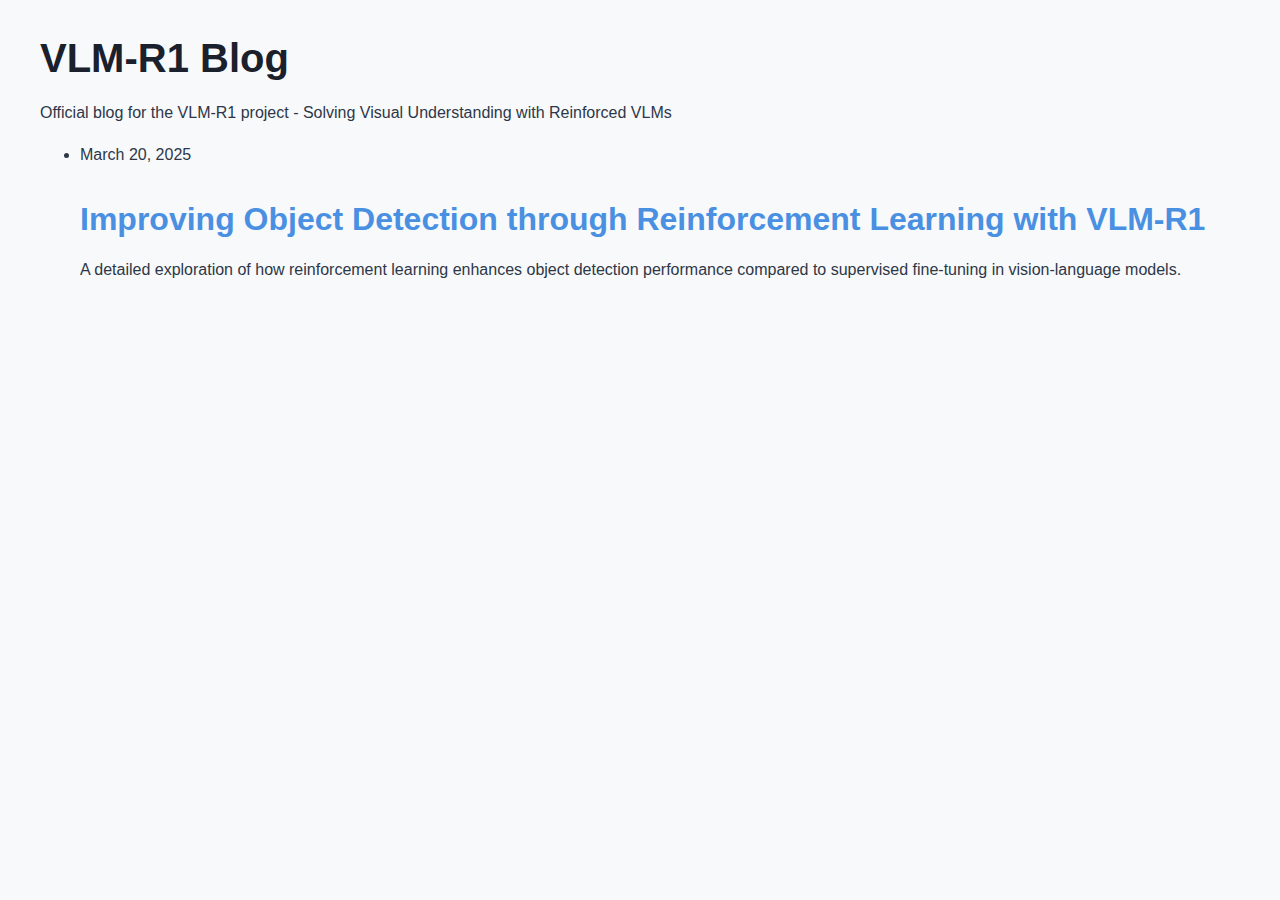
<file: index.html>
<!DOCTYPE html>
<html lang="en">
<head>
    <meta charset="UTF-8">
    <meta name="viewport" content="width=device-width, initial-scale=1.0">
    <title>VLM-R1 Blog</title>
    <link rel="stylesheet" href="css/index-styles.css">
</head>
<body>
    <header>
        <h1>VLM-R1 Blog</h1>
        <p>Official blog for the VLM-R1 project - Solving Visual Understanding with Reinforced VLMs</p>
    </header>

    <main>
        <ul class="blog-list">
            <li>
                <span class="date">March 20, 2025</span>
                <h2><a href="2025_03_20.html">Improving Object Detection through Reinforcement Learning with VLM-R1</a></h2>
                <p>A detailed exploration of how reinforcement learning enhances object detection performance compared to supervised fine-tuning in vision-language models.</p>
            </li>
        </ul>
    </main>
</body>
</html>
</file>
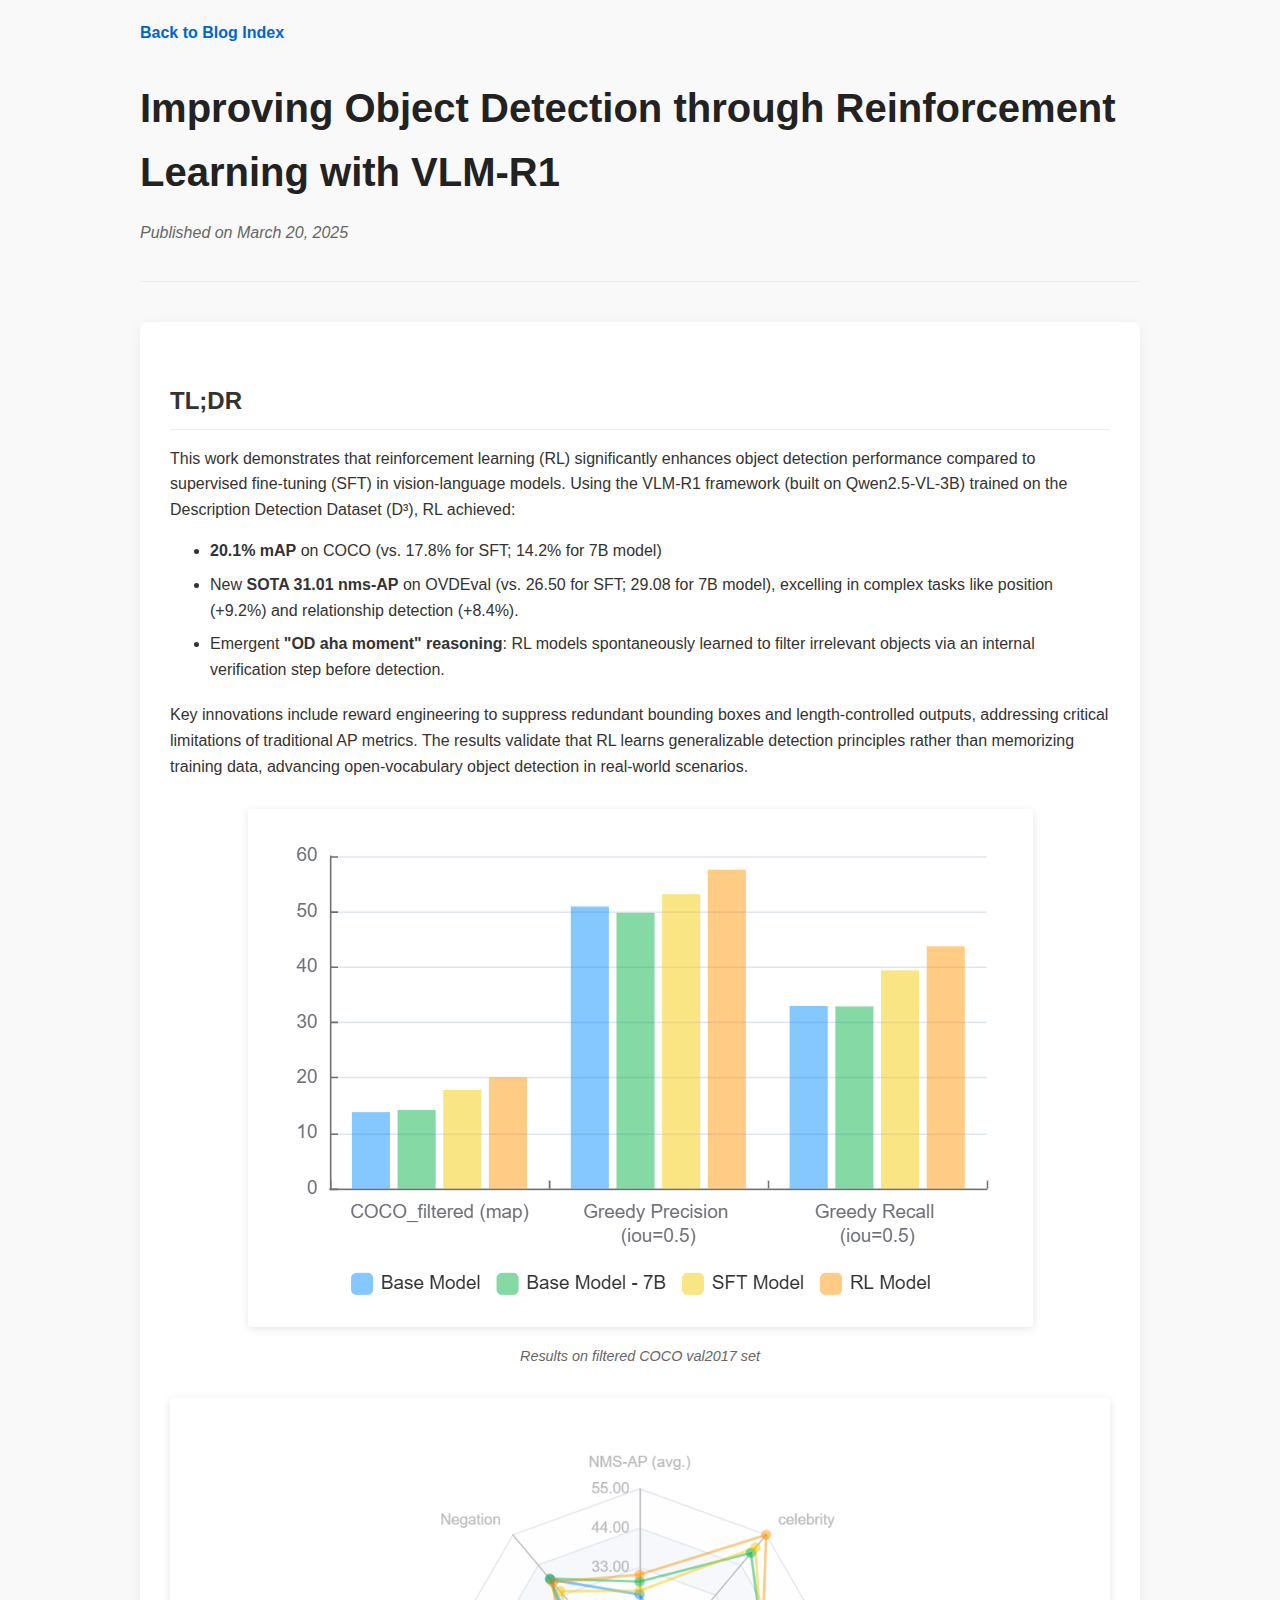
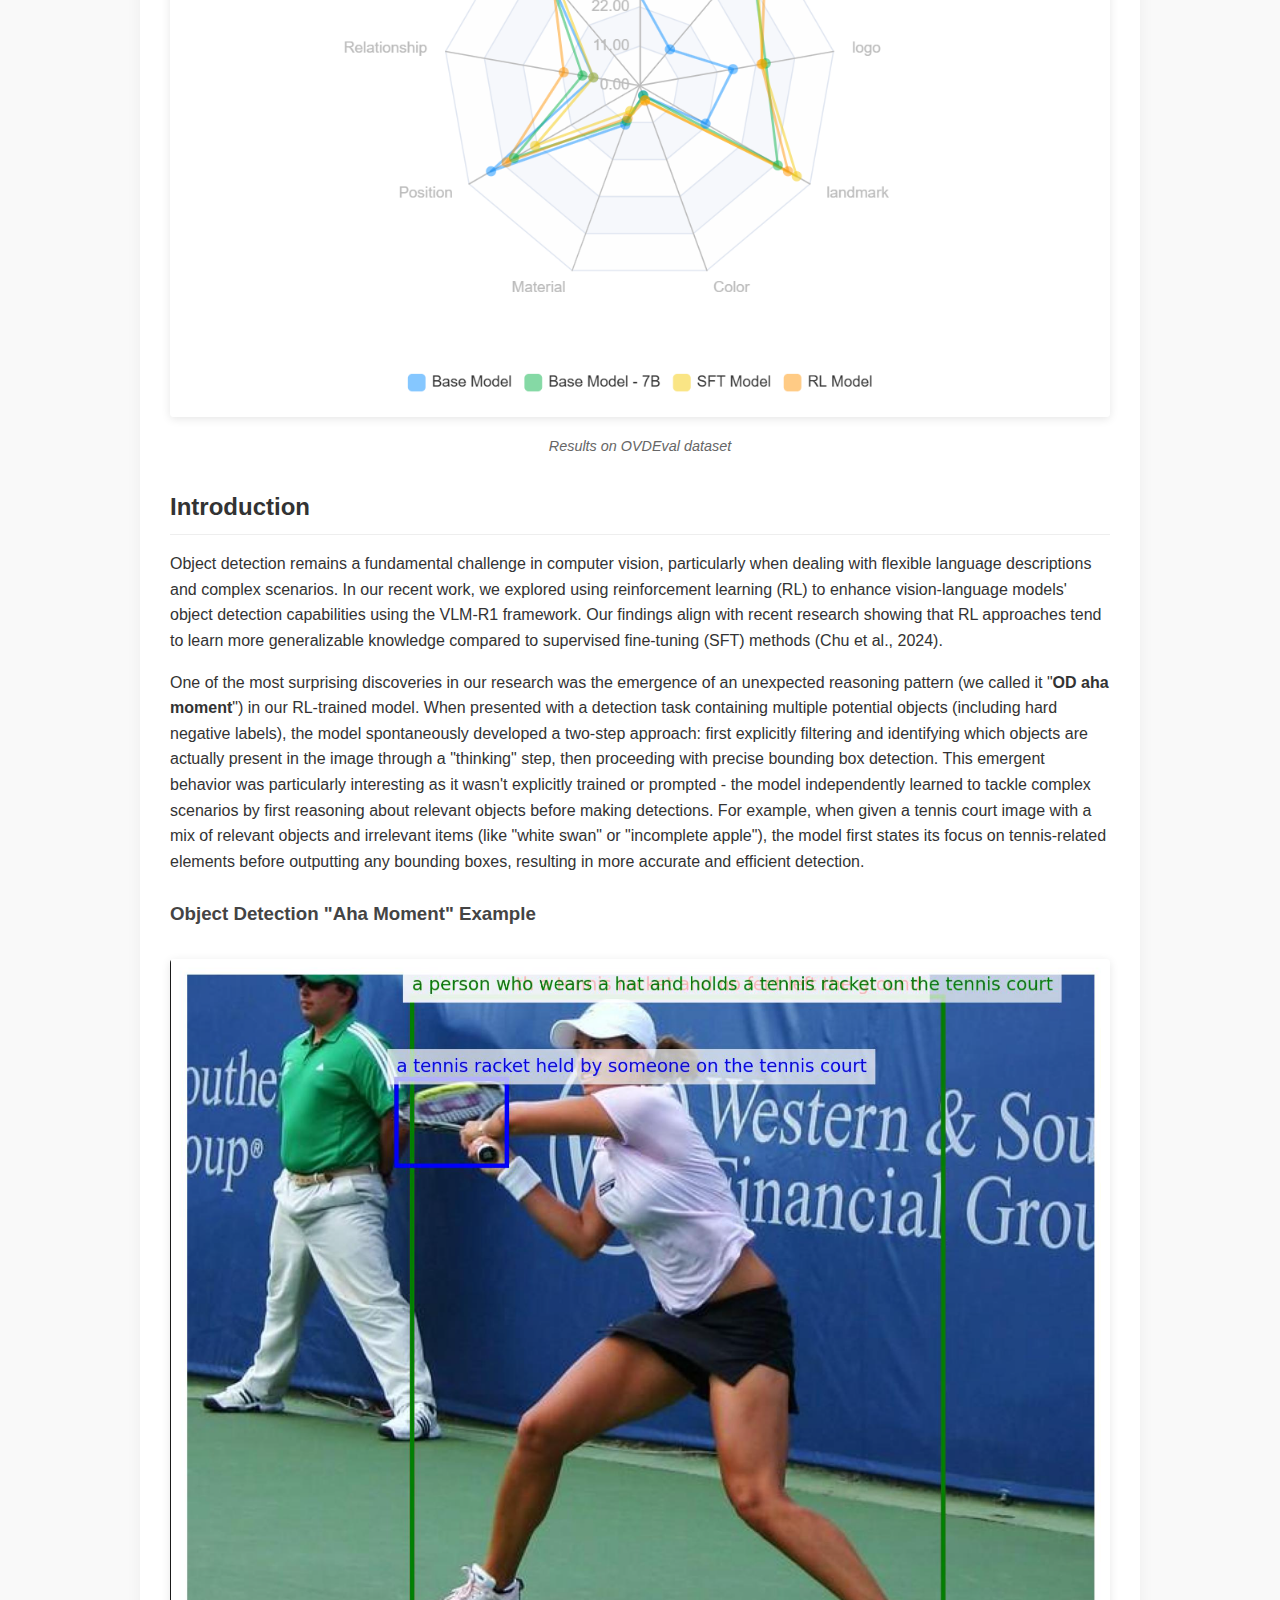
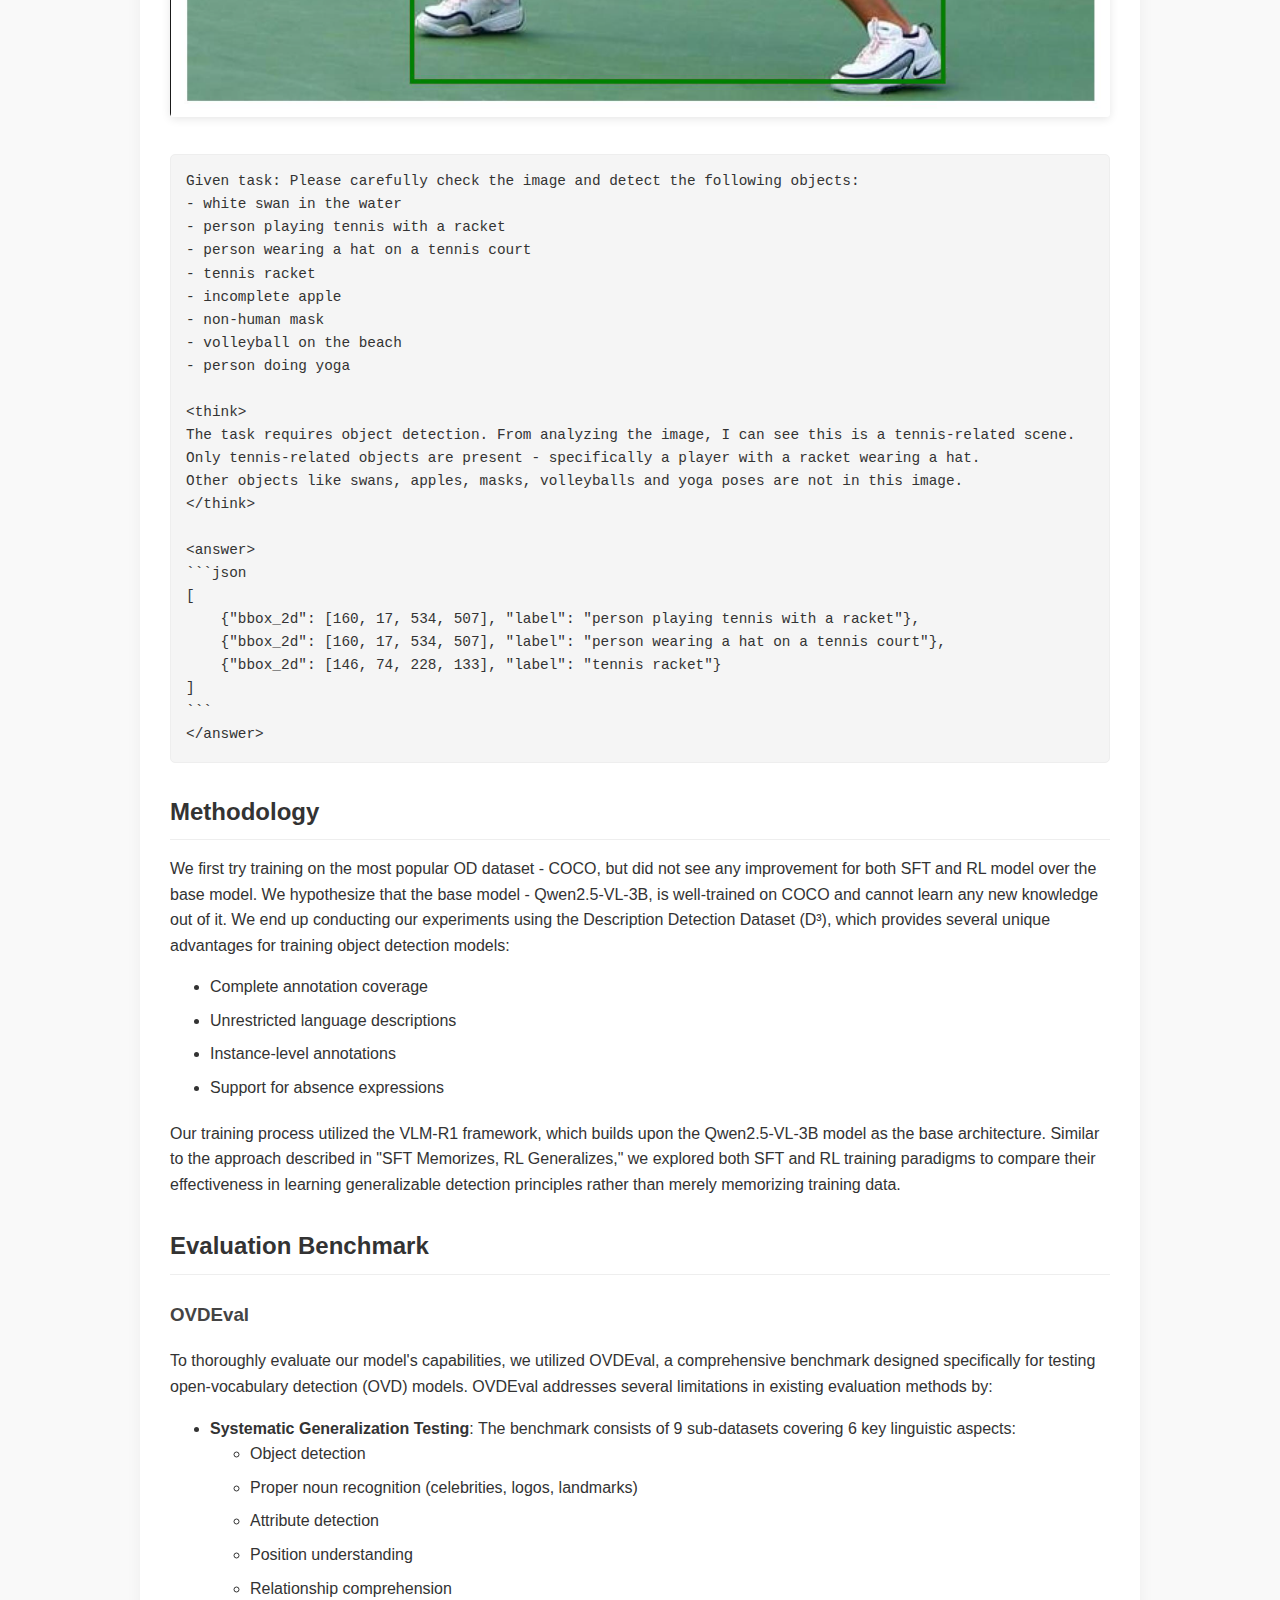
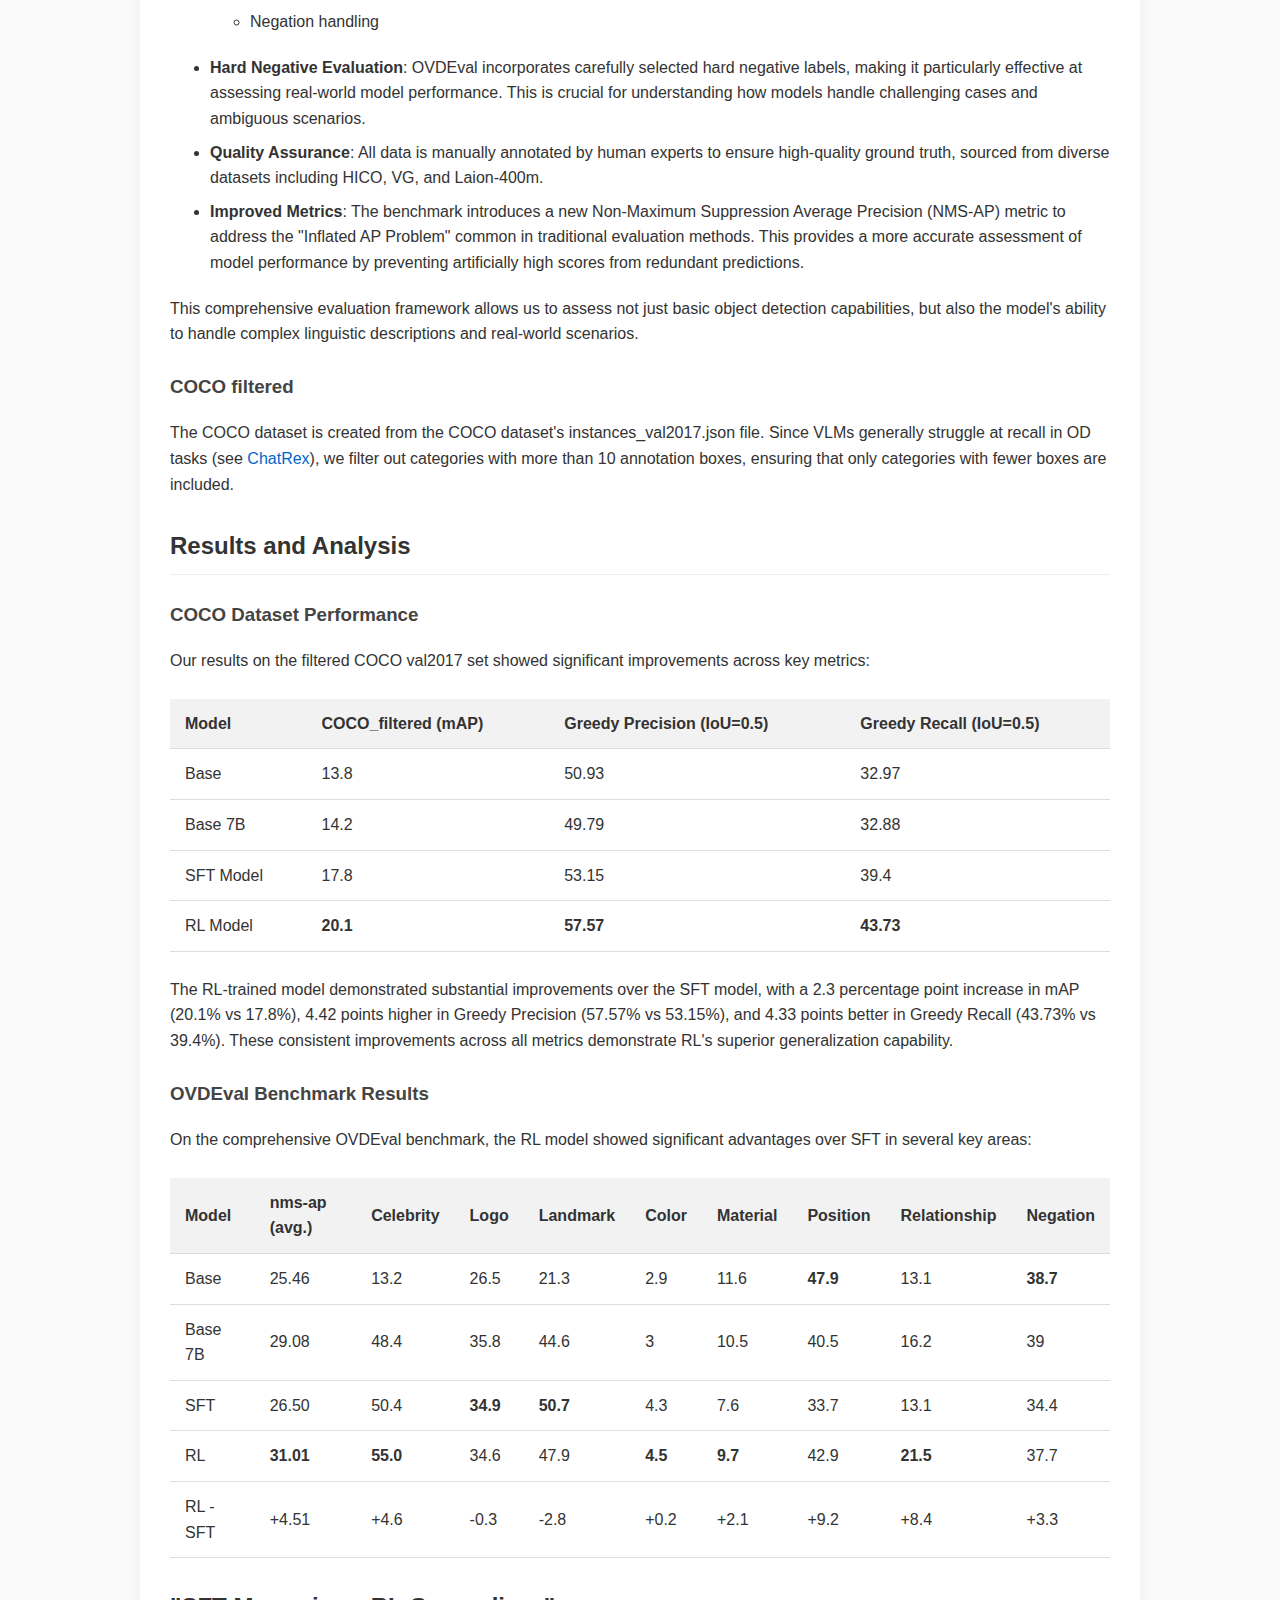
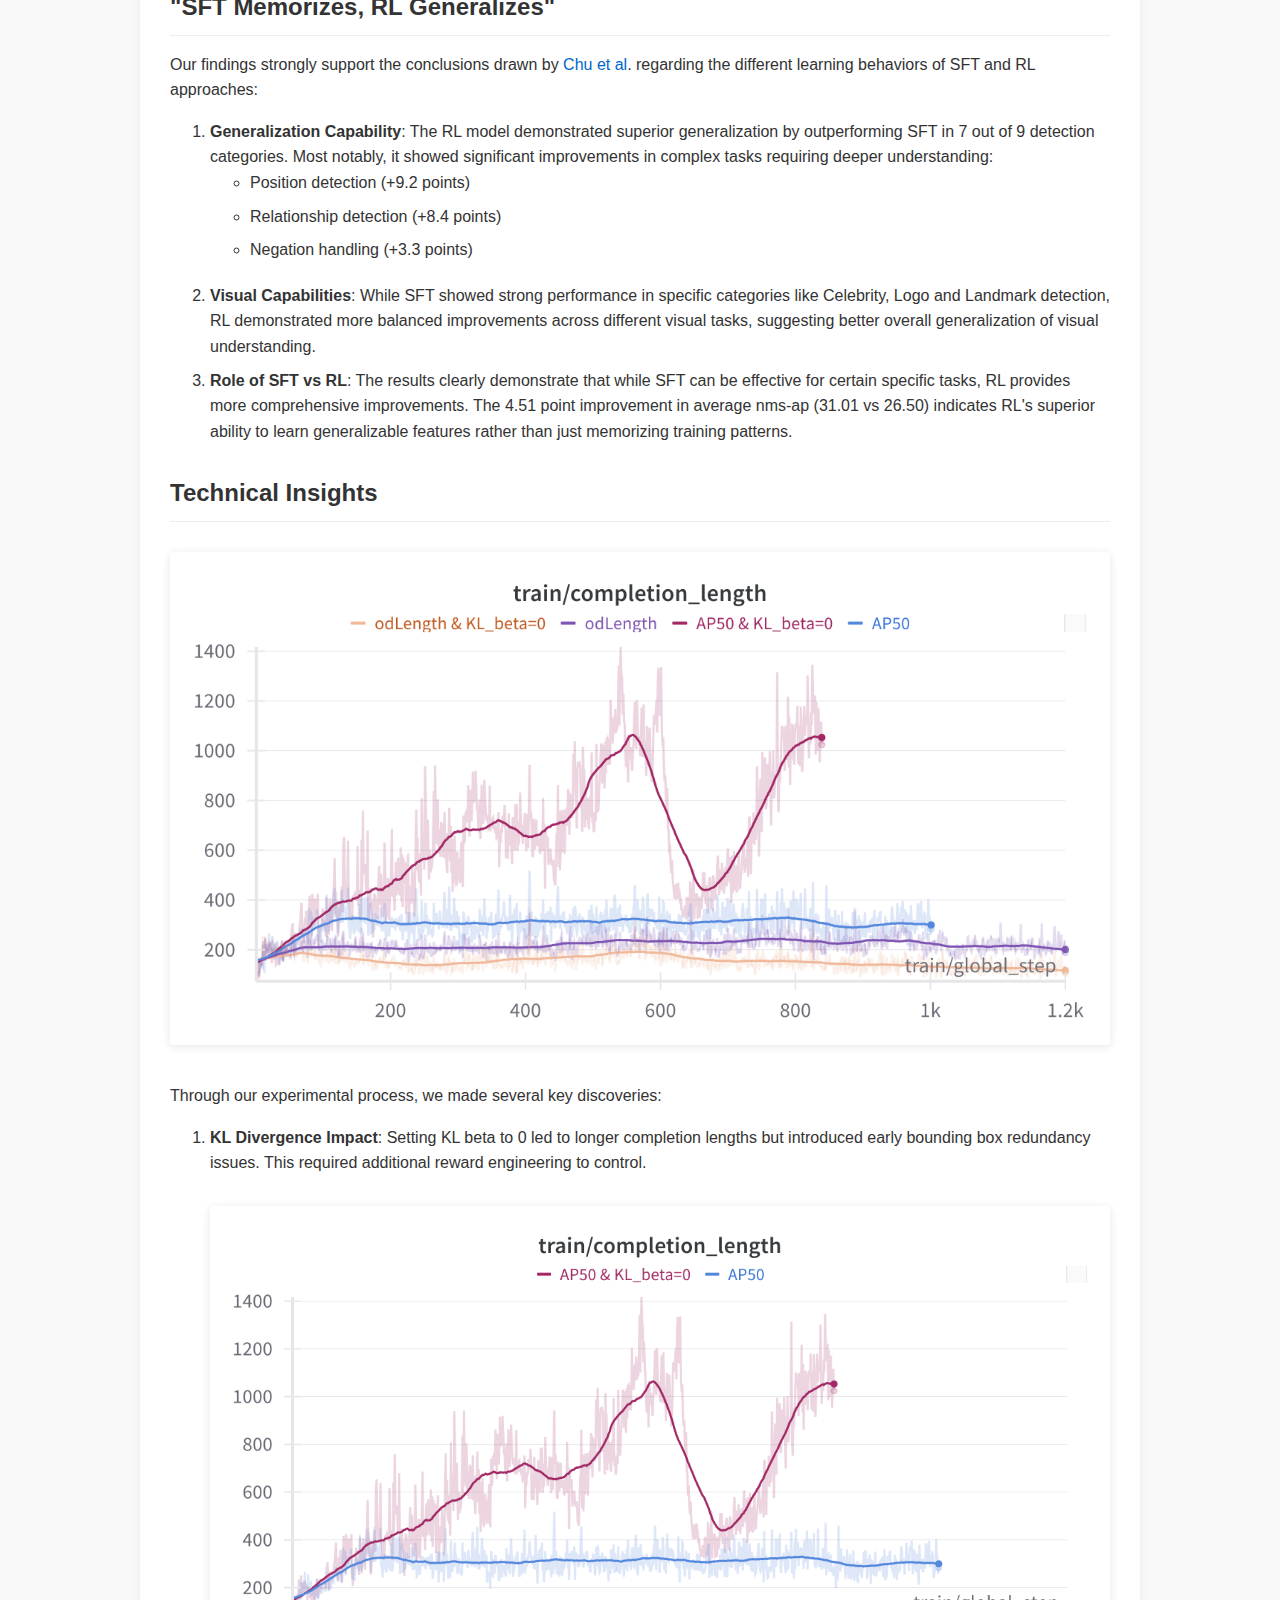
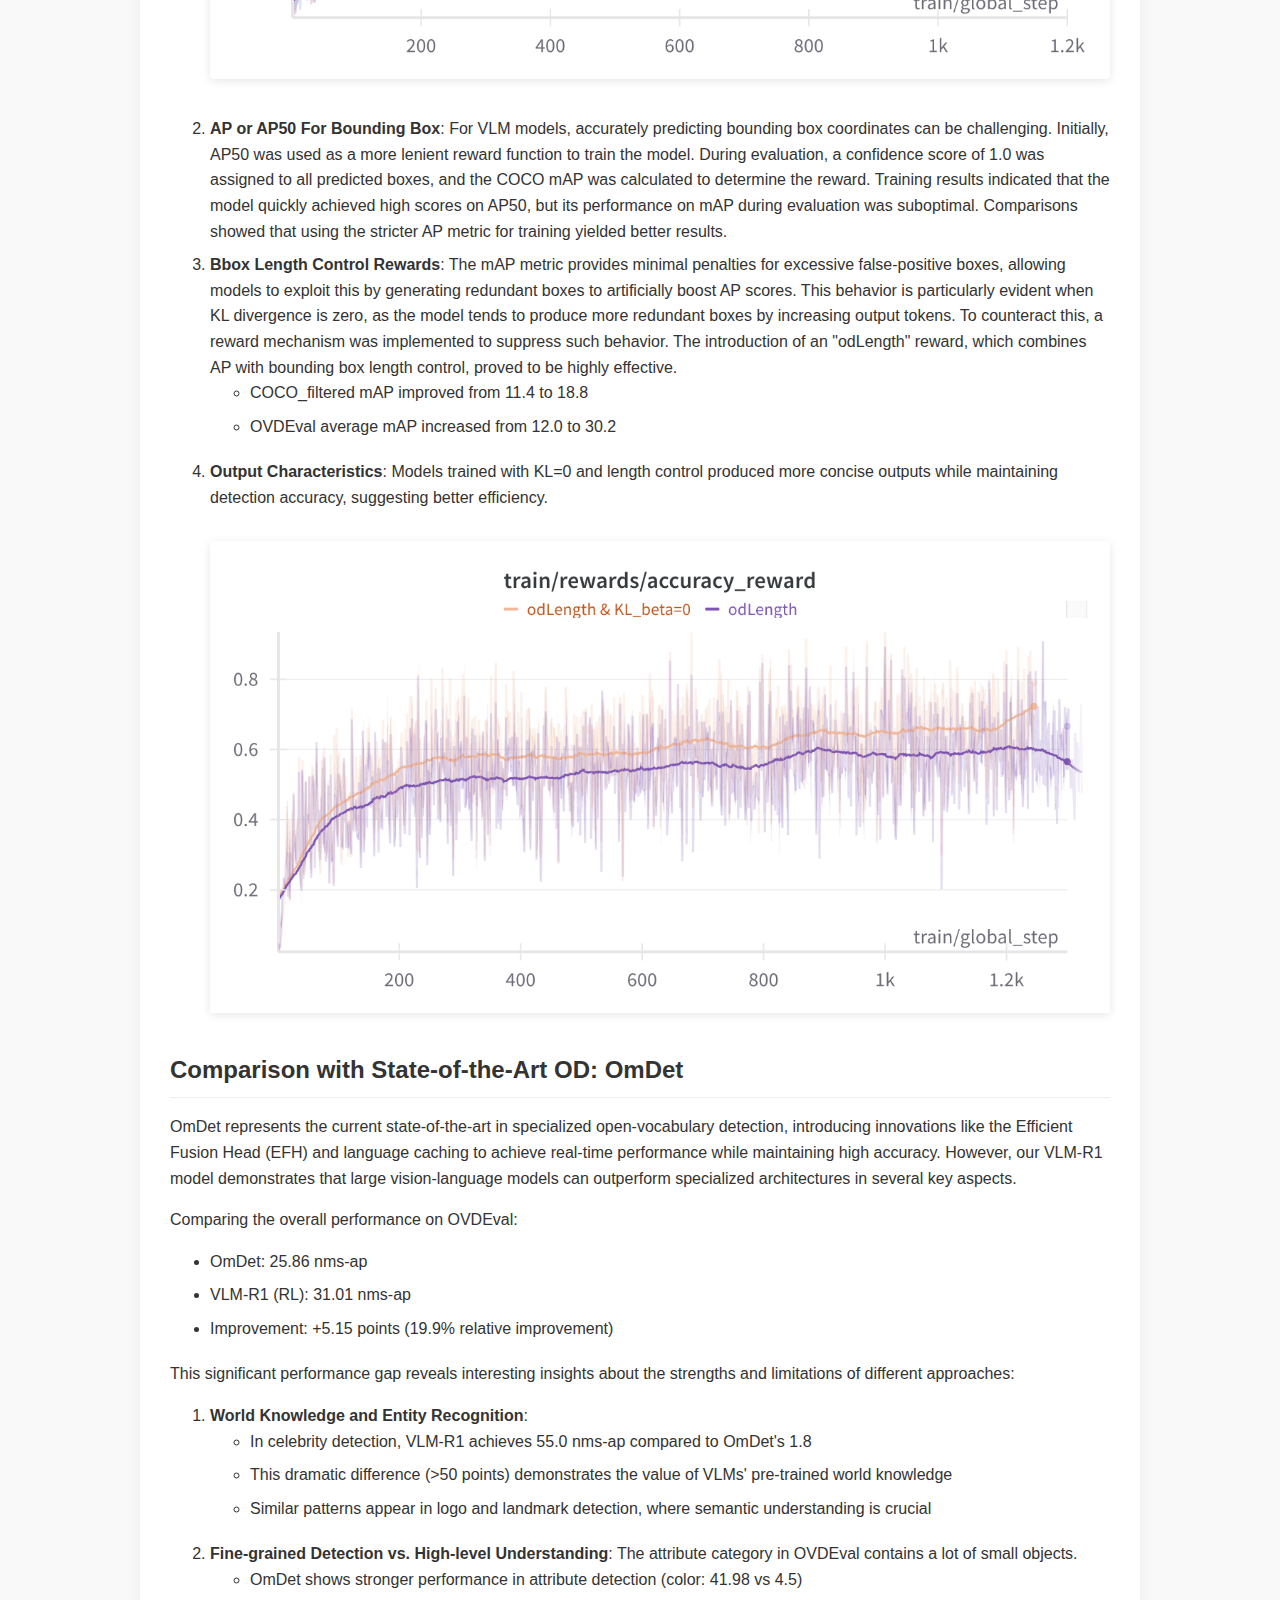
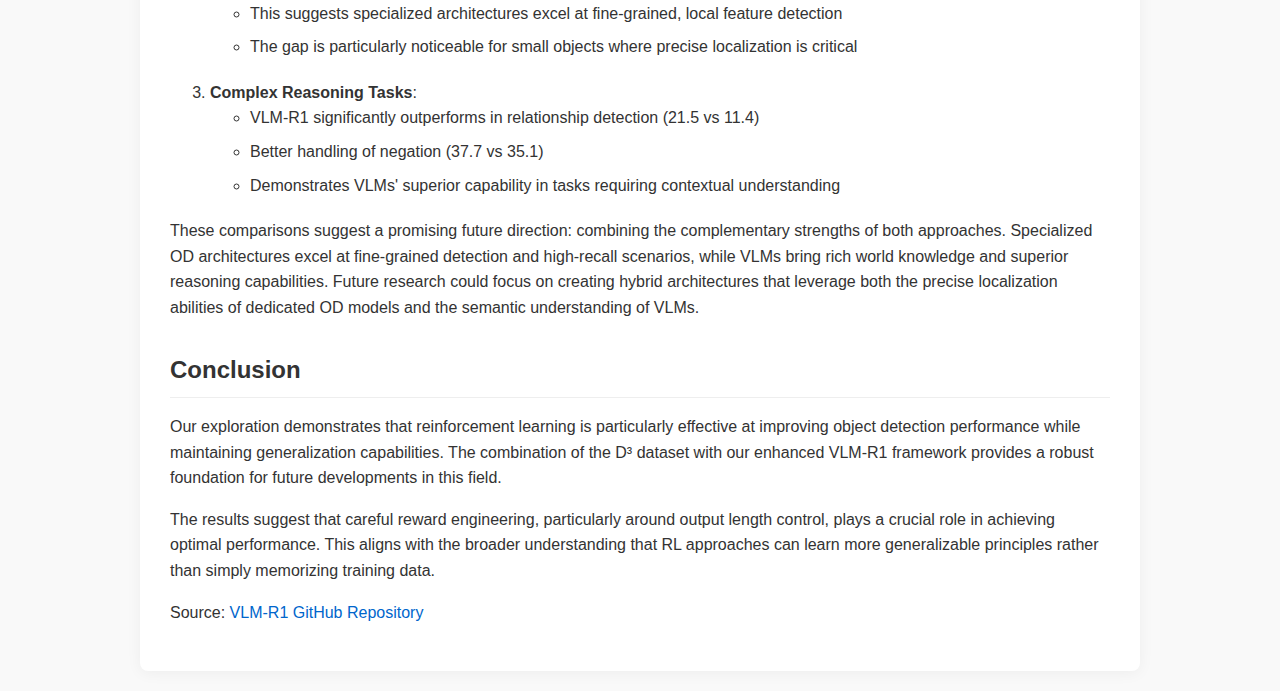
<file: 2025_03_20.html>
<!DOCTYPE html>
<html lang="en">
<head>
    <meta charset="UTF-8">
    <meta name="viewport" content="width=device-width, initial-scale=1.0">
    <title>Improving Object Detection through Reinforcement Learning with VLM-R1</title>
    <link rel="stylesheet" href="css/blog-styles.css">
</head>
<body>
    <nav>
        <a href="index.html">Back to Blog Index</a>
    </nav>
    
    <header>
        <h1>Improving Object Detection through Reinforcement Learning with VLM-R1</h1>
        <p><em>Published on March 20, 2025</em></p>
    </header>

    <main>
        <h2>TL;DR</h2>
        <p>This work demonstrates that reinforcement learning (RL) significantly enhances object detection performance compared to supervised fine-tuning (SFT) in vision-language models. Using the VLM-R1 framework (built on Qwen2.5-VL-3B) trained on the Description Detection Dataset (D³), RL achieved:</p>
        <ul>
            <li><strong>20.1% mAP</strong> on COCO (vs. 17.8% for SFT; 14.2% for 7B model)</li>
            <li>New <strong>SOTA 31.01 nms-AP</strong> on OVDEval (vs. 26.50 for SFT; 29.08 for 7B model), excelling in complex tasks like position (+9.2%) and relationship detection (+8.4%).</li>
            <li>Emergent <strong>"OD aha moment" reasoning</strong>: RL models spontaneously learned to filter irrelevant objects via an internal verification step before detection.</li>
        </ul>

        <p>Key innovations include reward engineering to suppress redundant bounding boxes and length-controlled outputs, addressing critical limitations of traditional AP metrics. The results validate that RL learns generalizable detection principles rather than memorizing training data, advancing open-vocabulary object detection in real-world scenarios.</p>

        <div class="image-container">
            <img src="images/coco_overall.v2.png" alt="COCO results">
            <p><em>Results on filtered COCO val2017 set</em></p>
        </div>

        <div class="image-container">
            <img src="images/ovdeval_overall.v2.png" alt="OVDEval results">
            <p><em>Results on OVDEval dataset</em></p>
        </div>

        <h2>Introduction</h2>
        <p>Object detection remains a fundamental challenge in computer vision, particularly when dealing with flexible language descriptions and complex scenarios. In our recent work, we explored using reinforcement learning (RL) to enhance vision-language models' object detection capabilities using the VLM-R1 framework. Our findings align with recent research showing that RL approaches tend to learn more generalizable knowledge compared to supervised fine-tuning (SFT) methods (Chu et al., 2024).</p>

        <p>One of the most surprising discoveries in our research was the emergence of an unexpected reasoning pattern (we called it "<strong>OD aha moment</strong>") in our RL-trained model. When presented with a detection task containing multiple potential objects (including hard negative labels), the model spontaneously developed a two-step approach: first explicitly filtering and identifying which objects are actually present in the image through a "thinking" step, then proceeding with precise bounding box detection. This emergent behavior was particularly interesting as it wasn't explicitly trained or prompted - the model independently learned to tackle complex scenarios by first reasoning about relevant objects before making detections. For example, when given a tennis court image with a mix of relevant objects and irrelevant items (like "white swan" or "incomplete apple"), the model first states its focus on tennis-related elements before outputting any bounding boxes, resulting in more accurate and efficient detection.</p>

        <h3>Object Detection "Aha Moment" Example</h3>
        <div class="image-container">
            <img src="images/tennis_example.png" alt="Tennis court image example">
        </div>

        <pre><code>Given task: Please carefully check the image and detect the following objects: 
- white swan in the water
- person playing tennis with a racket
- person wearing a hat on a tennis court
- tennis racket
- incomplete apple
- non-human mask
- volleyball on the beach
- person doing yoga

&lt;think&gt;
The task requires object detection. From analyzing the image, I can see this is a tennis-related scene. 
Only tennis-related objects are present - specifically a player with a racket wearing a hat. 
Other objects like swans, apples, masks, volleyballs and yoga poses are not in this image.
&lt;/think&gt;

&lt;answer&gt;
```json
[
    {"bbox_2d": [160, 17, 534, 507], "label": "person playing tennis with a racket"},
    {"bbox_2d": [160, 17, 534, 507], "label": "person wearing a hat on a tennis court"},
    {"bbox_2d": [146, 74, 228, 133], "label": "tennis racket"}
]
```
&lt;/answer&gt;</code></pre>

        <h2>Methodology</h2>
        <p>We first try training on the most popular OD dataset - COCO, but did not see any improvement for both SFT and RL model over the base model. We hypothesize that the base model - Qwen2.5-VL-3B, is well-trained on COCO and cannot learn any new knowledge out of it. We end up conducting our experiments using the Description Detection Dataset (D³), which provides several unique advantages for training object detection models:</p>
        
        <ul>
            <li>Complete annotation coverage</li>
            <li>Unrestricted language descriptions</li>
            <li>Instance-level annotations</li>
            <li>Support for absence expressions</li>
        </ul>

        <p>Our training process utilized the VLM-R1 framework, which builds upon the Qwen2.5-VL-3B model as the base architecture. Similar to the approach described in "SFT Memorizes, RL Generalizes," we explored both SFT and RL training paradigms to compare their effectiveness in learning generalizable detection principles rather than merely memorizing training data.</p>

        <h2>Evaluation Benchmark</h2>
        <h3>OVDEval</h3>
        <p>To thoroughly evaluate our model's capabilities, we utilized OVDEval, a comprehensive benchmark designed specifically for testing open-vocabulary detection (OVD) models. OVDEval addresses several limitations in existing evaluation methods by:</p>
        
        <ul>
            <li><strong>Systematic Generalization Testing</strong>: The benchmark consists of 9 sub-datasets covering 6 key linguistic aspects:
                <ul>
                    <li>Object detection</li>
                    <li>Proper noun recognition (celebrities, logos, landmarks)</li>
                    <li>Attribute detection</li>
                    <li>Position understanding</li>
                    <li>Relationship comprehension</li>
                    <li>Negation handling</li>
                </ul>
            </li>
            <li><strong>Hard Negative Evaluation</strong>: OVDEval incorporates carefully selected hard negative labels, making it particularly effective at assessing real-world model performance. This is crucial for understanding how models handle challenging cases and ambiguous scenarios.</li>
            <li><strong>Quality Assurance</strong>: All data is manually annotated by human experts to ensure high-quality ground truth, sourced from diverse datasets including HICO, VG, and Laion-400m.</li>
            <li><strong>Improved Metrics</strong>: The benchmark introduces a new Non-Maximum Suppression Average Precision (NMS-AP) metric to address the "Inflated AP Problem" common in traditional evaluation methods. This provides a more accurate assessment of model performance by preventing artificially high scores from redundant predictions.</li>
        </ul>

        <p>This comprehensive evaluation framework allows us to assess not just basic object detection capabilities, but also the model's ability to handle complex linguistic descriptions and real-world scenarios.</p>

        <h3>COCO filtered</h3>
        <p>The COCO dataset is created from the COCO dataset's instances_val2017.json file. Since VLMs generally struggle at recall in OD tasks (see <a href="https://arxiv.org/pdf/2411.18363">ChatRex</a>), we filter out categories with more than 10 annotation boxes, ensuring that only categories with fewer boxes are included.</p>

        <h2>Results and Analysis</h2>
        <h3>COCO Dataset Performance</h3>
        <p>Our results on the filtered COCO val2017 set showed significant improvements across key metrics:</p>

        <table>
            <thead>
                <tr>
                    <th>Model</th>
                    <th>COCO_filtered (mAP)</th>
                    <th>Greedy Precision (IoU=0.5)</th>
                    <th>Greedy Recall (IoU=0.5)</th>
                </tr>
            </thead>
            <tbody>
                <tr>
                    <td>Base</td>
                    <td>13.8</td>
                    <td>50.93</td>
                    <td>32.97</td>
                </tr>
                <tr>
                    <td>Base 7B</td>
                    <td>14.2</td>
                    <td>49.79</td>
                    <td>32.88</td>
                </tr>
                <tr>
                    <td>SFT Model</td>
                    <td>17.8</td>
                    <td>53.15</td>
                    <td>39.4</td>
                </tr>
                <tr>
                    <td>RL Model</td>
                    <td><strong>20.1</strong></td>
                    <td><strong>57.57</strong></td>
                    <td><strong>43.73</strong></td>
                </tr>
            </tbody>
        </table>

        <p>The RL-trained model demonstrated substantial improvements over the SFT model, with a 2.3 percentage point increase in mAP (20.1% vs 17.8%), 4.42 points higher in Greedy Precision (57.57% vs 53.15%), and 4.33 points better in Greedy Recall (43.73% vs 39.4%). These consistent improvements across all metrics demonstrate RL's superior generalization capability.</p>

        <h3>OVDEval Benchmark Results</h3>
        <p>On the comprehensive OVDEval benchmark, the RL model showed significant advantages over SFT in several key areas:</p>

        <table>
            <thead>
                <tr>
                    <th>Model</th>
                    <th><strong>nms-ap (avg.)</strong></th>
                    <th>Celebrity</th>
                    <th>Logo</th>
                    <th>Landmark</th>
                    <th>Color</th>
                    <th>Material</th>
                    <th>Position</th>
                    <th>Relationship</th>
                    <th>Negation</th>
                </tr>
            </thead>
            <tbody>
                <tr>
                    <td>Base</td>
                    <td>25.46</td>
                    <td>13.2</td>
                    <td>26.5</td>
                    <td>21.3</td>
                    <td>2.9</td>
                    <td>11.6</td>
                    <td><strong>47.9</strong></td>
                    <td>13.1</td>
                    <td><strong>38.7</strong></td>
                </tr>
                <tr>
                    <td>Base 7B</td>
                    <td>29.08</td>
                    <td>48.4</td>
                    <td>35.8</td>
                    <td>44.6</td>
                    <td>3</td>
                    <td>10.5</td>
                    <td>40.5</td>
                    <td>16.2</td>
                    <td>39</td>
                </tr>
                <tr>
                    <td>SFT</td>
                    <td>26.50</td>
                    <td>50.4</td>
                    <td><strong>34.9</strong></td>
                    <td><strong>50.7</strong></td>
                    <td>4.3</td>
                    <td>7.6</td>
                    <td>33.7</td>
                    <td>13.1</td>
                    <td>34.4</td>
                </tr>
                <tr>
                    <td>RL</td>
                    <td><strong>31.01</strong></td>
                    <td><strong>55.0</strong></td>
                    <td>34.6</td>
                    <td>47.9</td>
                    <td><strong>4.5</strong></td>
                    <td><strong>9.7</strong></td>
                    <td>42.9</td>
                    <td><strong>21.5</strong></td>
                    <td>37.7</td>
                </tr>
                <tr>
                    <td>RL - SFT</td>
                    <td>+4.51</td>
                    <td>+4.6</td>
                    <td>-0.3</td>
                    <td>-2.8</td>
                    <td>+0.2</td>
                    <td>+2.1</td>
                    <td>+9.2</td>
                    <td>+8.4</td>
                    <td>+3.3</td>
                </tr>
            </tbody>
        </table>

        <h2>"SFT Memorizes, RL Generalizes"</h2>
        <p>Our findings strongly support the conclusions drawn by <a href="https://arxiv.org/pdf/2501.17161">Chu et al</a>. regarding the different learning behaviors of SFT and RL approaches:</p>

        <ol>
            <li><strong>Generalization Capability</strong>: The RL model demonstrated superior generalization by outperforming SFT in 7 out of 9 detection categories. Most notably, it showed significant improvements in complex tasks requiring deeper understanding:
                <ul>
                    <li>Position detection (+9.2 points)</li>
                    <li>Relationship detection (+8.4 points)</li>
                    <li>Negation handling (+3.3 points)</li>
                </ul>
            </li>
            <li><strong>Visual Capabilities</strong>: While SFT showed strong performance in specific categories like Celebrity, Logo and Landmark detection, RL demonstrated more balanced improvements across different visual tasks, suggesting better overall generalization of visual understanding.</li>
            <li><strong>Role of SFT vs RL</strong>: The results clearly demonstrate that while SFT can be effective for certain specific tasks, RL provides more comprehensive improvements. The 4.51 point improvement in average nms-ap (31.01 vs 26.50) indicates RL's superior ability to learn generalizable features rather than just memorizing training patterns.</li>
        </ol>

        <h2>Technical Insights</h2>
        <div class="image-container">
            <img src="images/all_completion_length.png" alt="Completion length chart">
        </div>

        <p>Through our experimental process, we made several key discoveries:</p>

        <ol>
            <li><strong>KL Divergence Impact</strong>: Setting KL beta to 0 led to longer completion lengths but introduced early bounding box redundancy issues. This required additional reward engineering to control.
                <div class="image-container">
                    <img src="images/AP50kl0-AP50.png" alt="AP50kl0-AP50 chart">
                </div>
            </li>
            <li><strong>AP or AP50 For Bounding Box</strong>: For VLM models, accurately predicting bounding box coordinates can be challenging. Initially, AP50 was used as a more lenient reward function to train the model. During evaluation, a confidence score of 1.0 was assigned to all predicted boxes, and the COCO mAP was calculated to determine the reward. Training results indicated that the model quickly achieved high scores on AP50, but its performance on mAP during evaluation was suboptimal. Comparisons showed that using the stricter AP metric for training yielded better results.</li>
            <li><strong>Bbox Length Control Rewards</strong>: The mAP metric provides minimal penalties for excessive false-positive boxes, allowing models to exploit this by generating redundant boxes to artificially boost AP scores. This behavior is particularly evident when KL divergence is zero, as the model tends to produce more redundant boxes by increasing output tokens. To counteract this, a reward mechanism was implemented to suppress such behavior. The introduction of an "odLength" reward, which combines AP with bounding box length control, proved to be highly effective.
                <ul>
                    <li>COCO_filtered mAP improved from 11.4 to 18.8</li>
                    <li>OVDEval average mAP increased from 12.0 to 30.2</li>
                </ul>
            </li>
            <li><strong>Output Characteristics</strong>: Models trained with KL=0 and length control produced more concise outputs while maintaining detection accuracy, suggesting better efficiency.
                <div class="image-container">
                    <img src="images/W&B Chart 2025_3_19 15_27_45.png" alt="W&B Chart">
                </div>
            </li>
        </ol>

        <h2>Comparison with State-of-the-Art OD: OmDet</h2>
        <p>OmDet represents the current state-of-the-art in specialized open-vocabulary detection, introducing innovations like the Efficient Fusion Head (EFH) and language caching to achieve real-time performance while maintaining high accuracy. However, our VLM-R1 model demonstrates that large vision-language models can outperform specialized architectures in several key aspects.</p>

        <p>Comparing the overall performance on OVDEval:</p>
        <ul>
            <li>OmDet: 25.86 nms-ap</li>
            <li>VLM-R1 (RL): 31.01 nms-ap</li>
            <li>Improvement: +5.15 points (19.9% relative improvement)</li>
        </ul>

        <p>This significant performance gap reveals interesting insights about the strengths and limitations of different approaches:</p>

        <ol>
            <li><strong>World Knowledge and Entity Recognition</strong>:
                <ul>
                    <li>In celebrity detection, VLM-R1 achieves 55.0 nms-ap compared to OmDet's 1.8</li>
                    <li>This dramatic difference (>50 points) demonstrates the value of VLMs' pre-trained world knowledge</li>
                    <li>Similar patterns appear in logo and landmark detection, where semantic understanding is crucial</li>
                </ul>
            </li>
            <li><strong>Fine-grained Detection vs. High-level Understanding</strong>: The attribute category in OVDEval contains a lot of small objects.
                <ul>
                    <li>OmDet shows stronger performance in attribute detection (color: 41.98 vs 4.5)</li>
                    <li>This suggests specialized architectures excel at fine-grained, local feature detection</li>
                    <li>The gap is particularly noticeable for small objects where precise localization is critical</li>
                </ul>
            </li>
            <li><strong>Complex Reasoning Tasks</strong>:
                <ul>
                    <li>VLM-R1 significantly outperforms in relationship detection (21.5 vs 11.4)</li>
                    <li>Better handling of negation (37.7 vs 35.1)</li>
                    <li>Demonstrates VLMs' superior capability in tasks requiring contextual understanding</li>
                </ul>
            </li>
        </ol>

        <p>These comparisons suggest a promising future direction: combining the complementary strengths of both approaches. Specialized OD architectures excel at fine-grained detection and high-recall scenarios, while VLMs bring rich world knowledge and superior reasoning capabilities. Future research could focus on creating hybrid architectures that leverage both the precise localization abilities of dedicated OD models and the semantic understanding of VLMs.</p>

        <h2>Conclusion</h2>
        <p>Our exploration demonstrates that reinforcement learning is particularly effective at improving object detection performance while maintaining generalization capabilities. The combination of the D³ dataset with our enhanced VLM-R1 framework provides a robust foundation for future developments in this field.</p>

        <p>The results suggest that careful reward engineering, particularly around output length control, plays a crucial role in achieving optimal performance. This aligns with the broader understanding that RL approaches can learn more generalizable principles rather than simply memorizing training data.</p>

        <p>Source: <a href="https://github.com/om-ai-lab/VLM-R1">VLM-R1 GitHub Repository</a></p>
    </main>
</body>
</html>
</file>
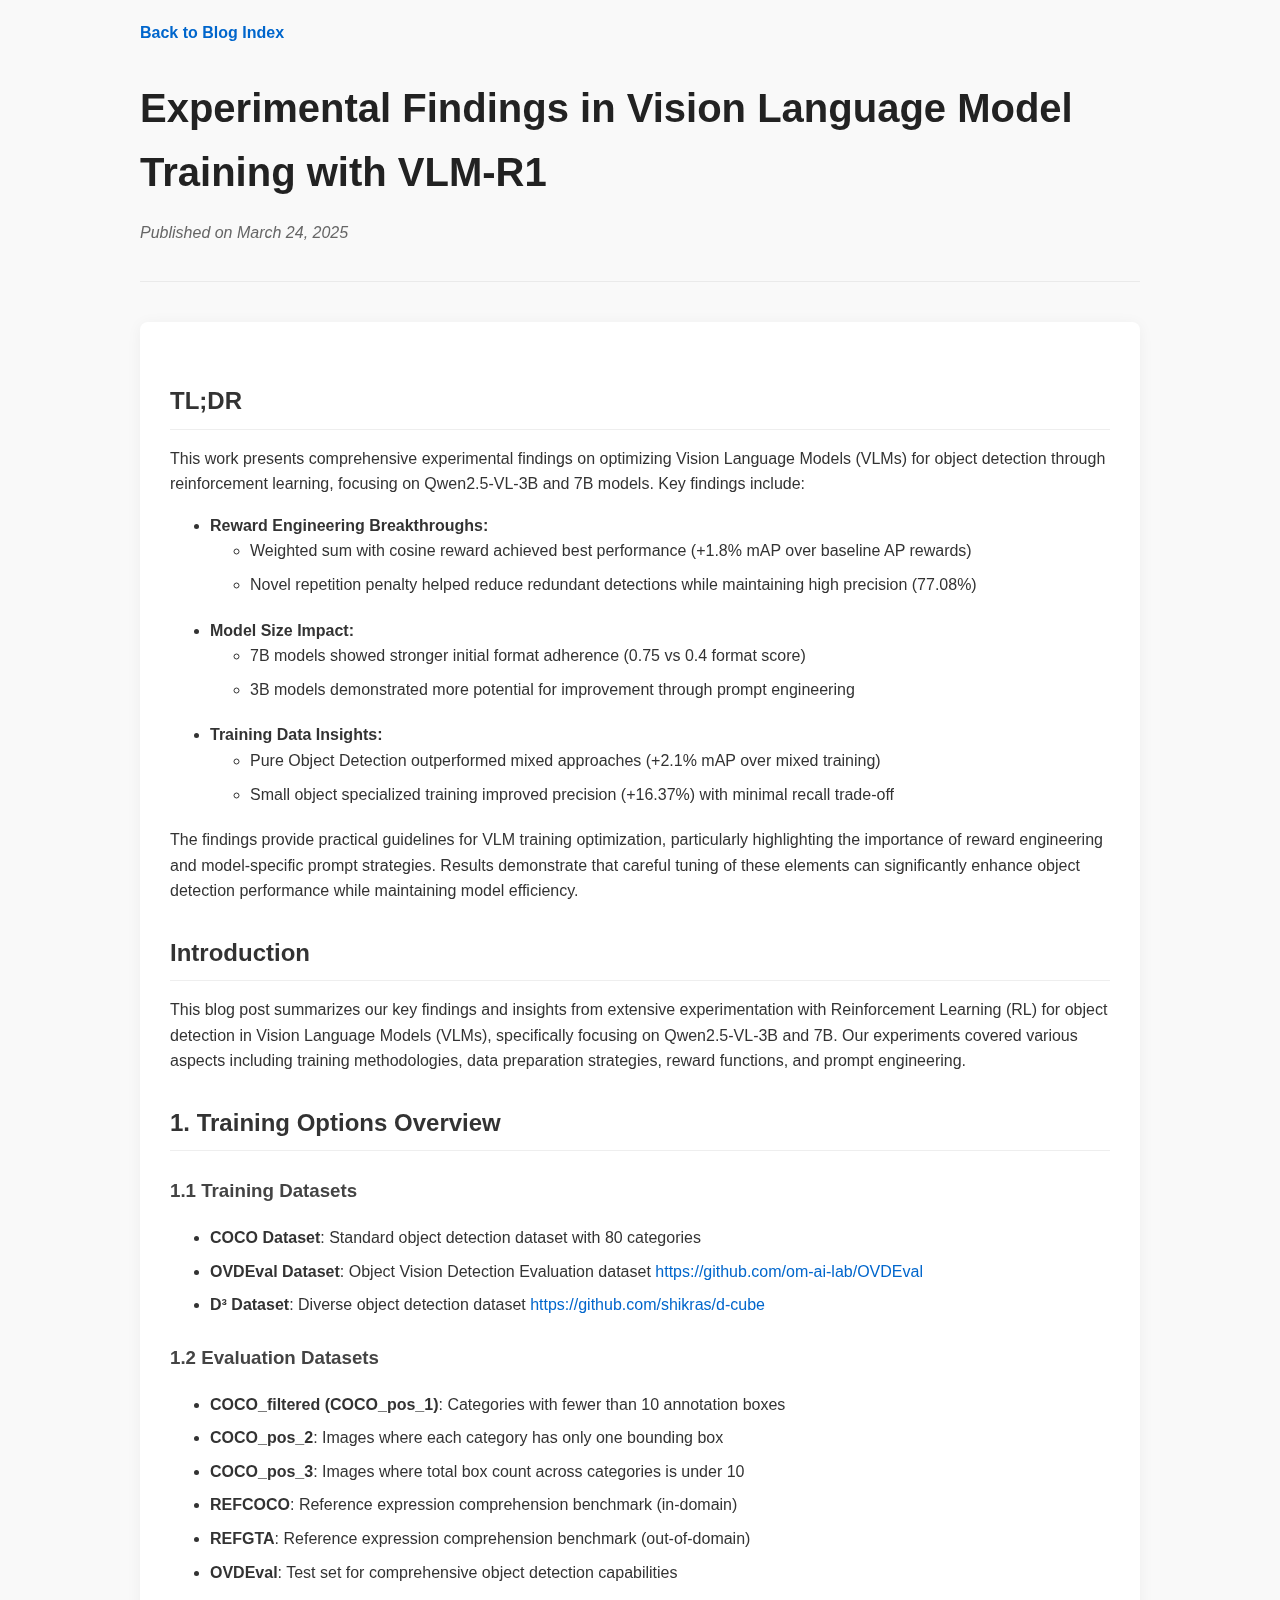
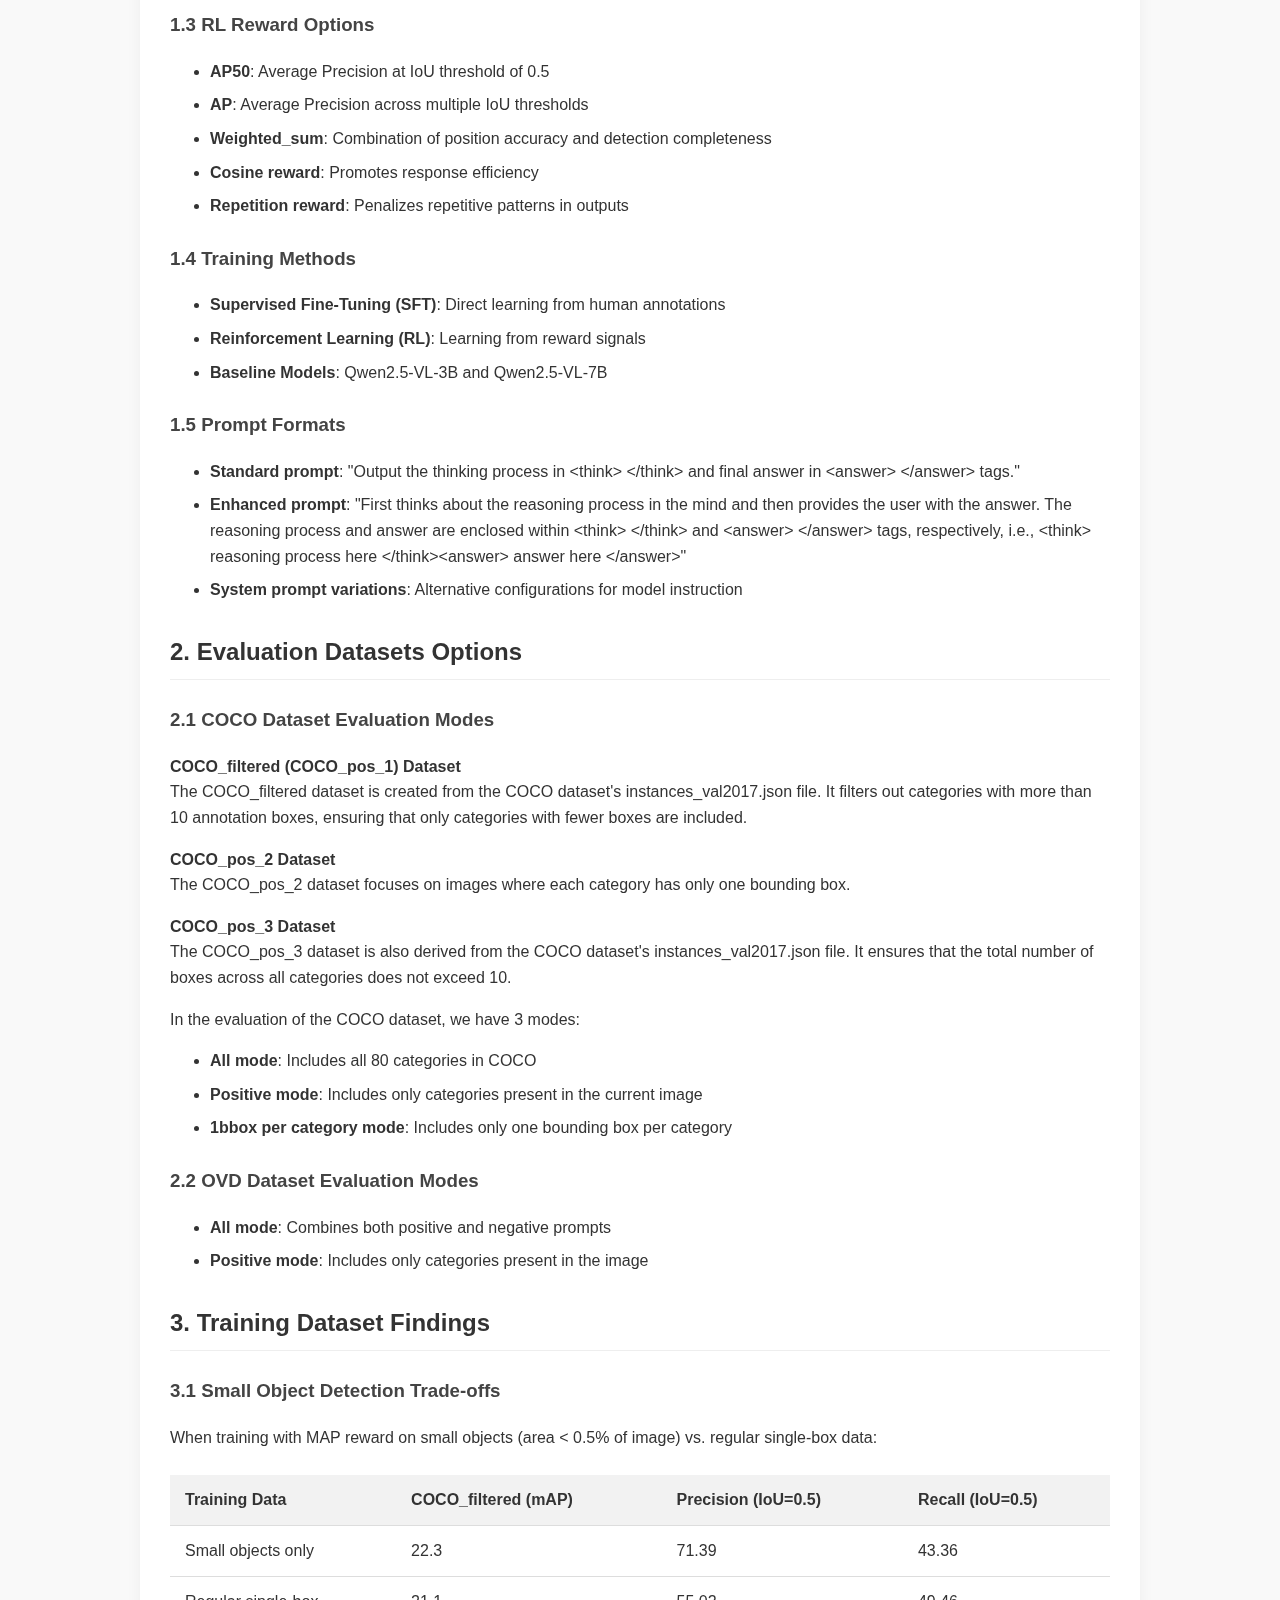
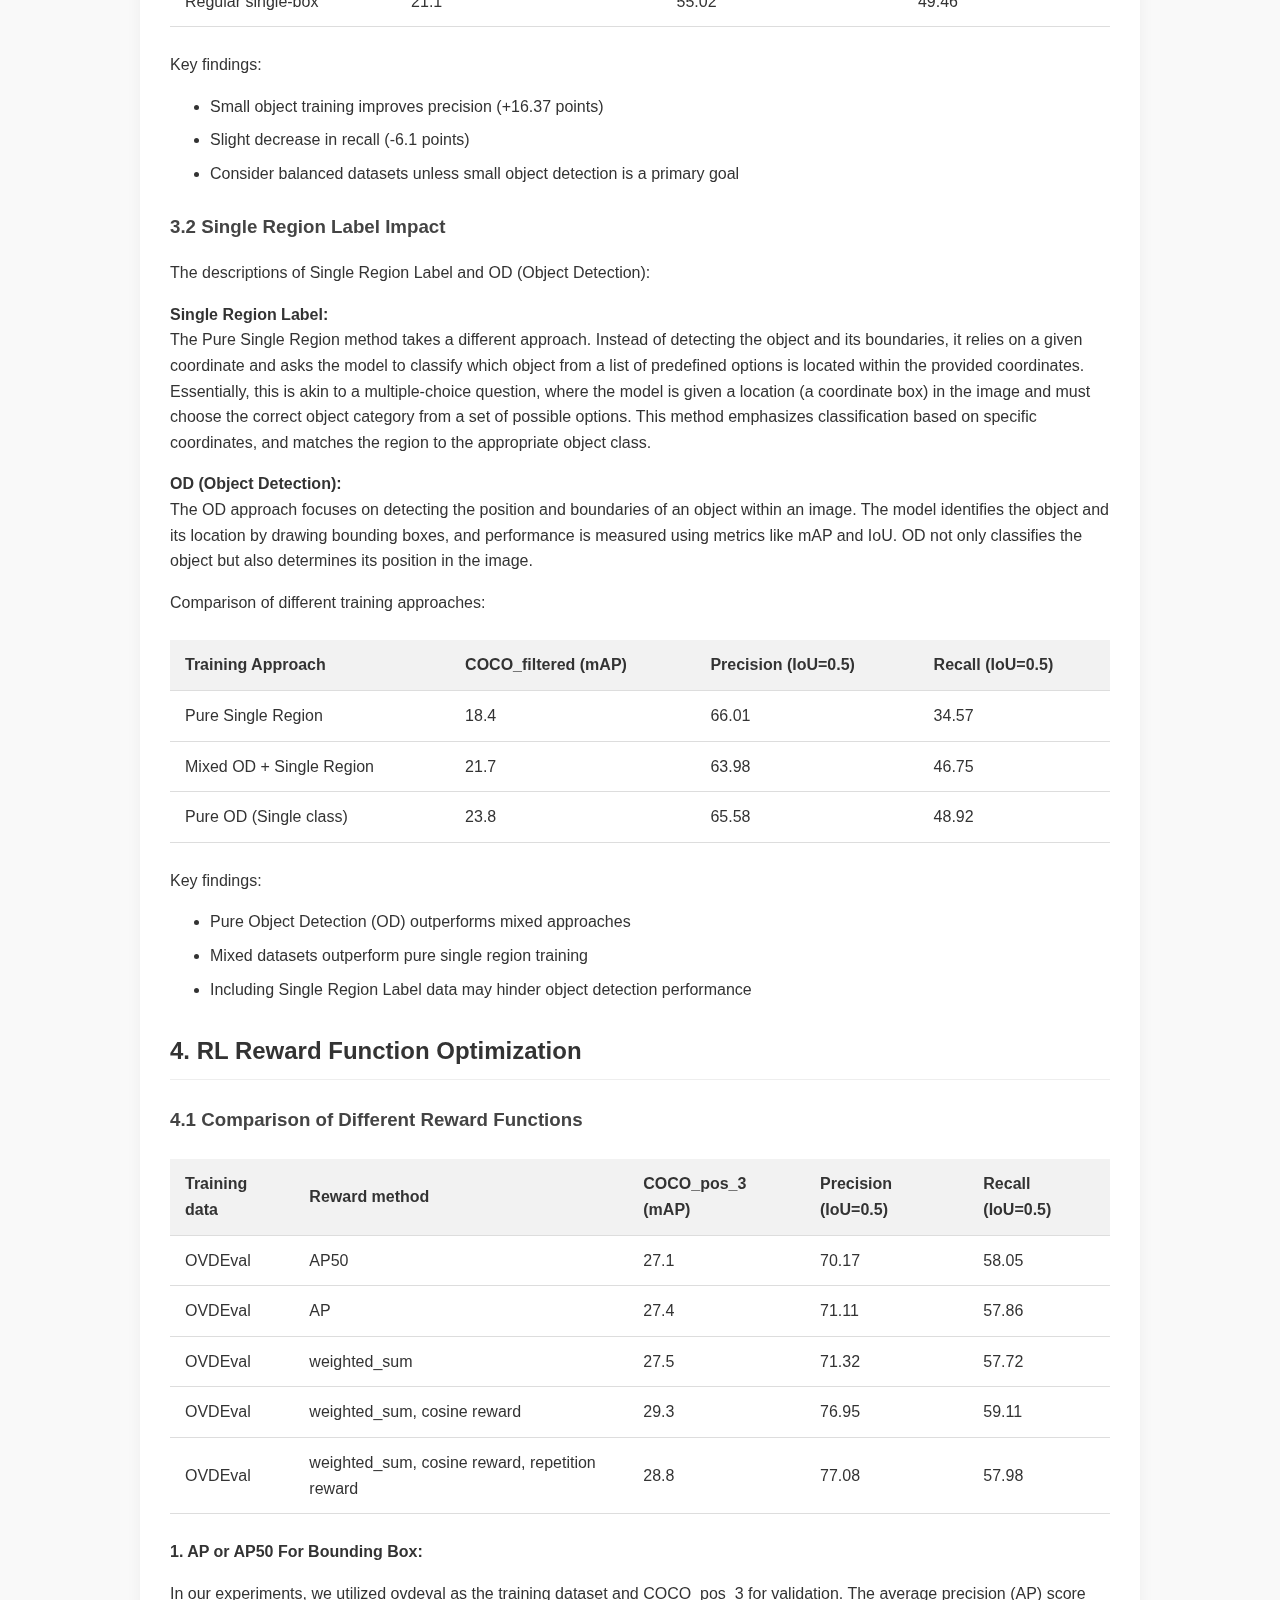
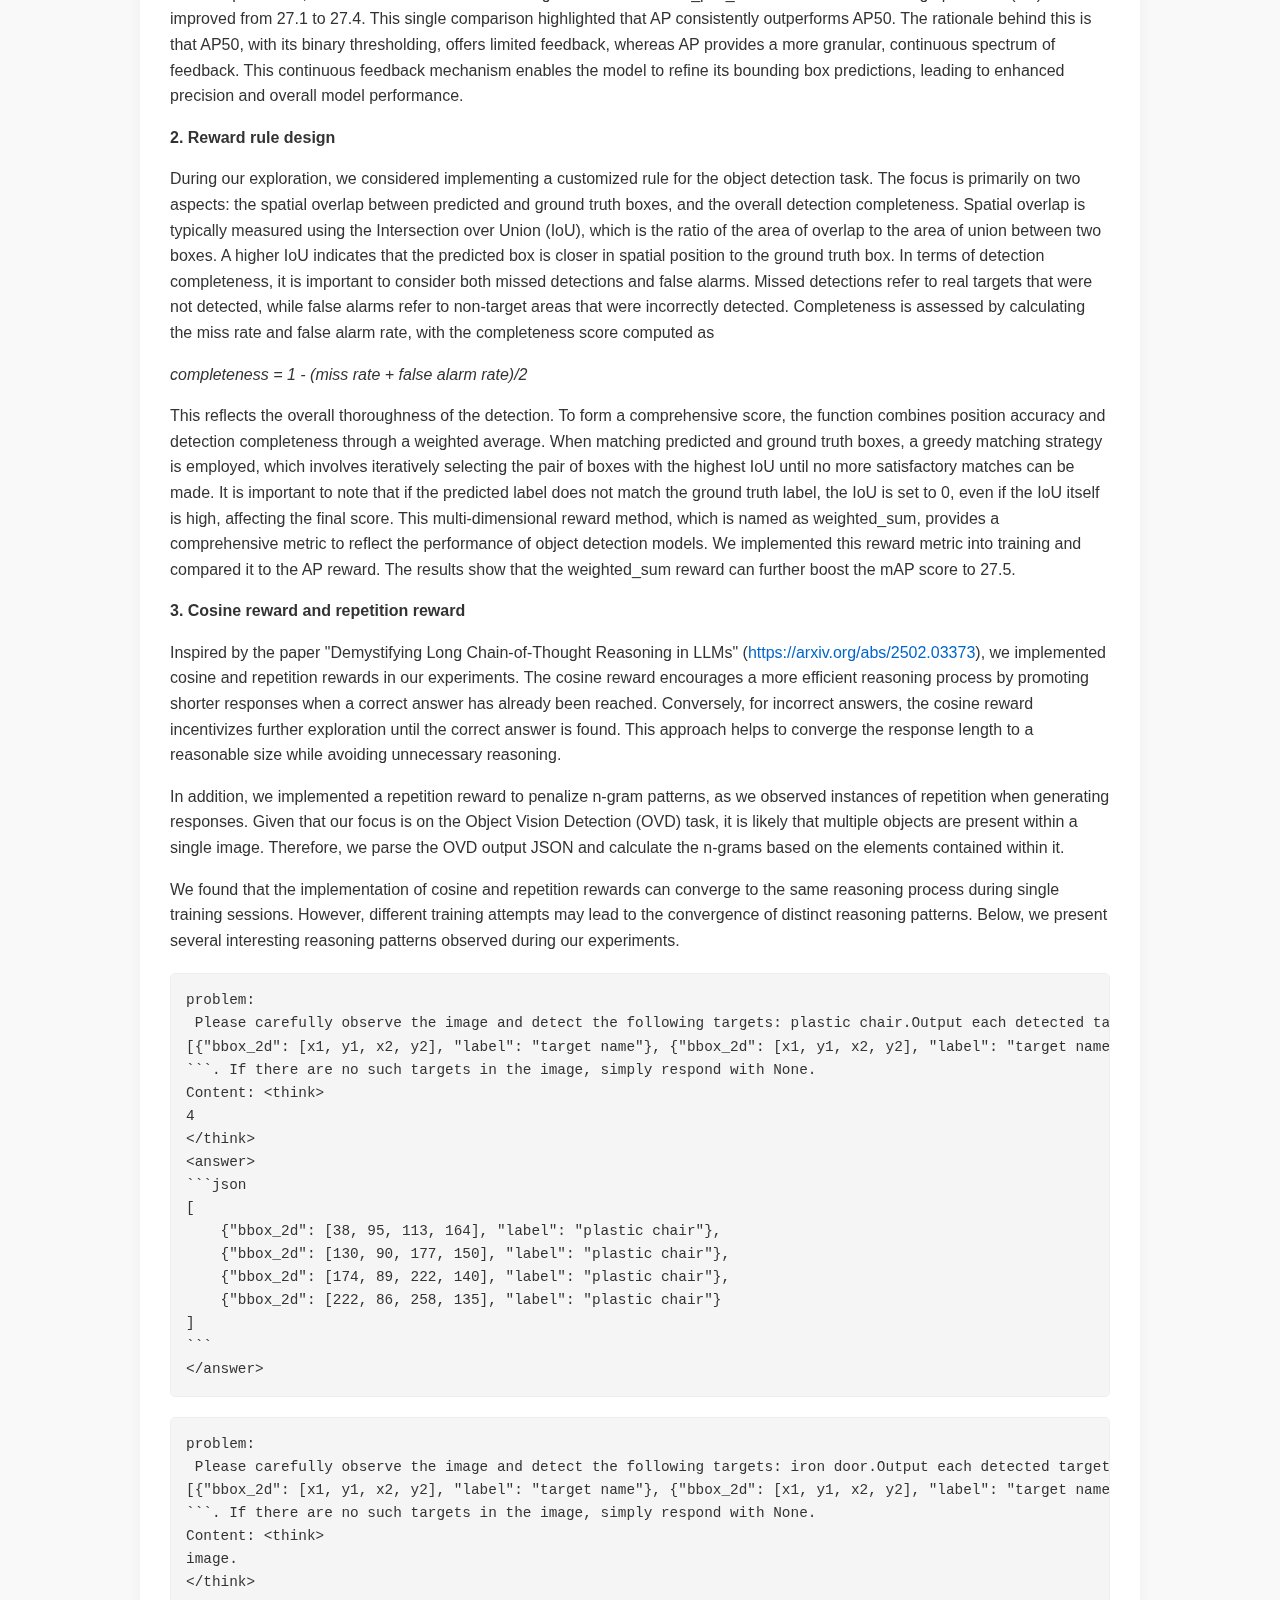
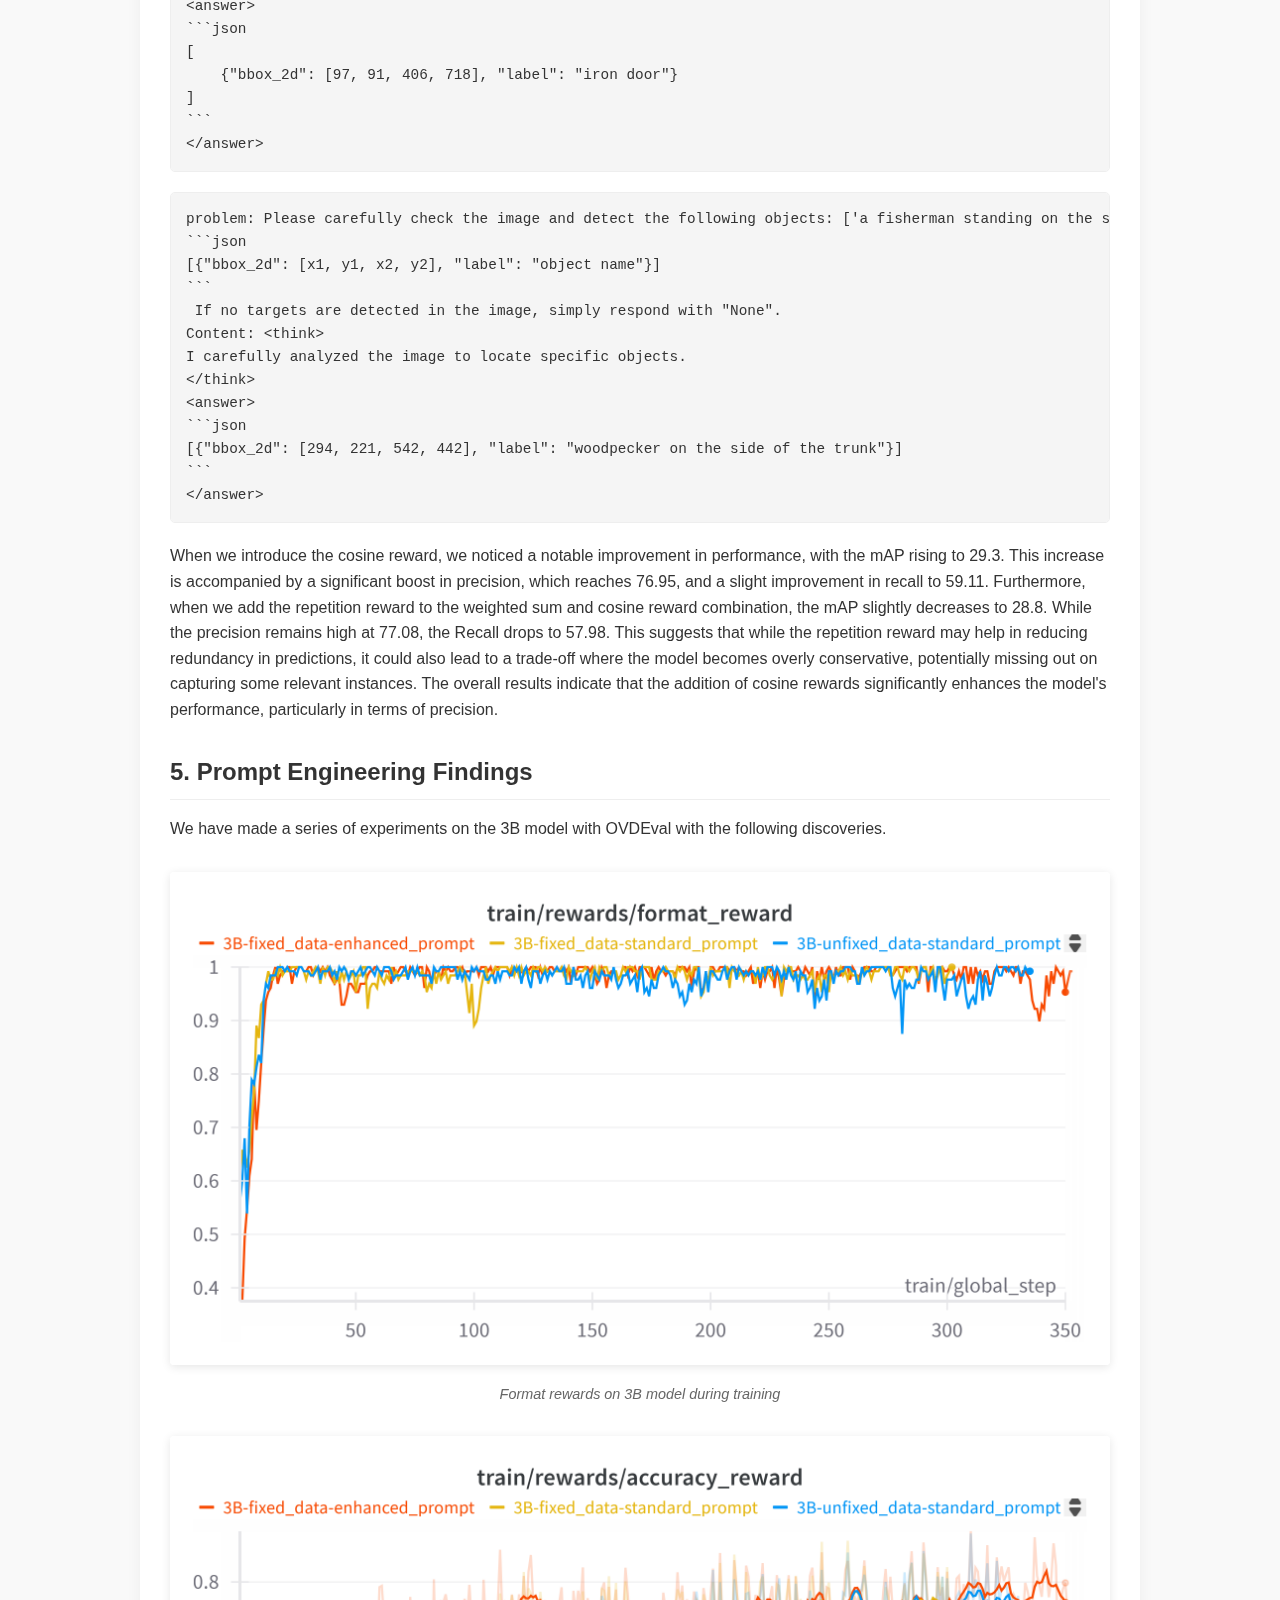
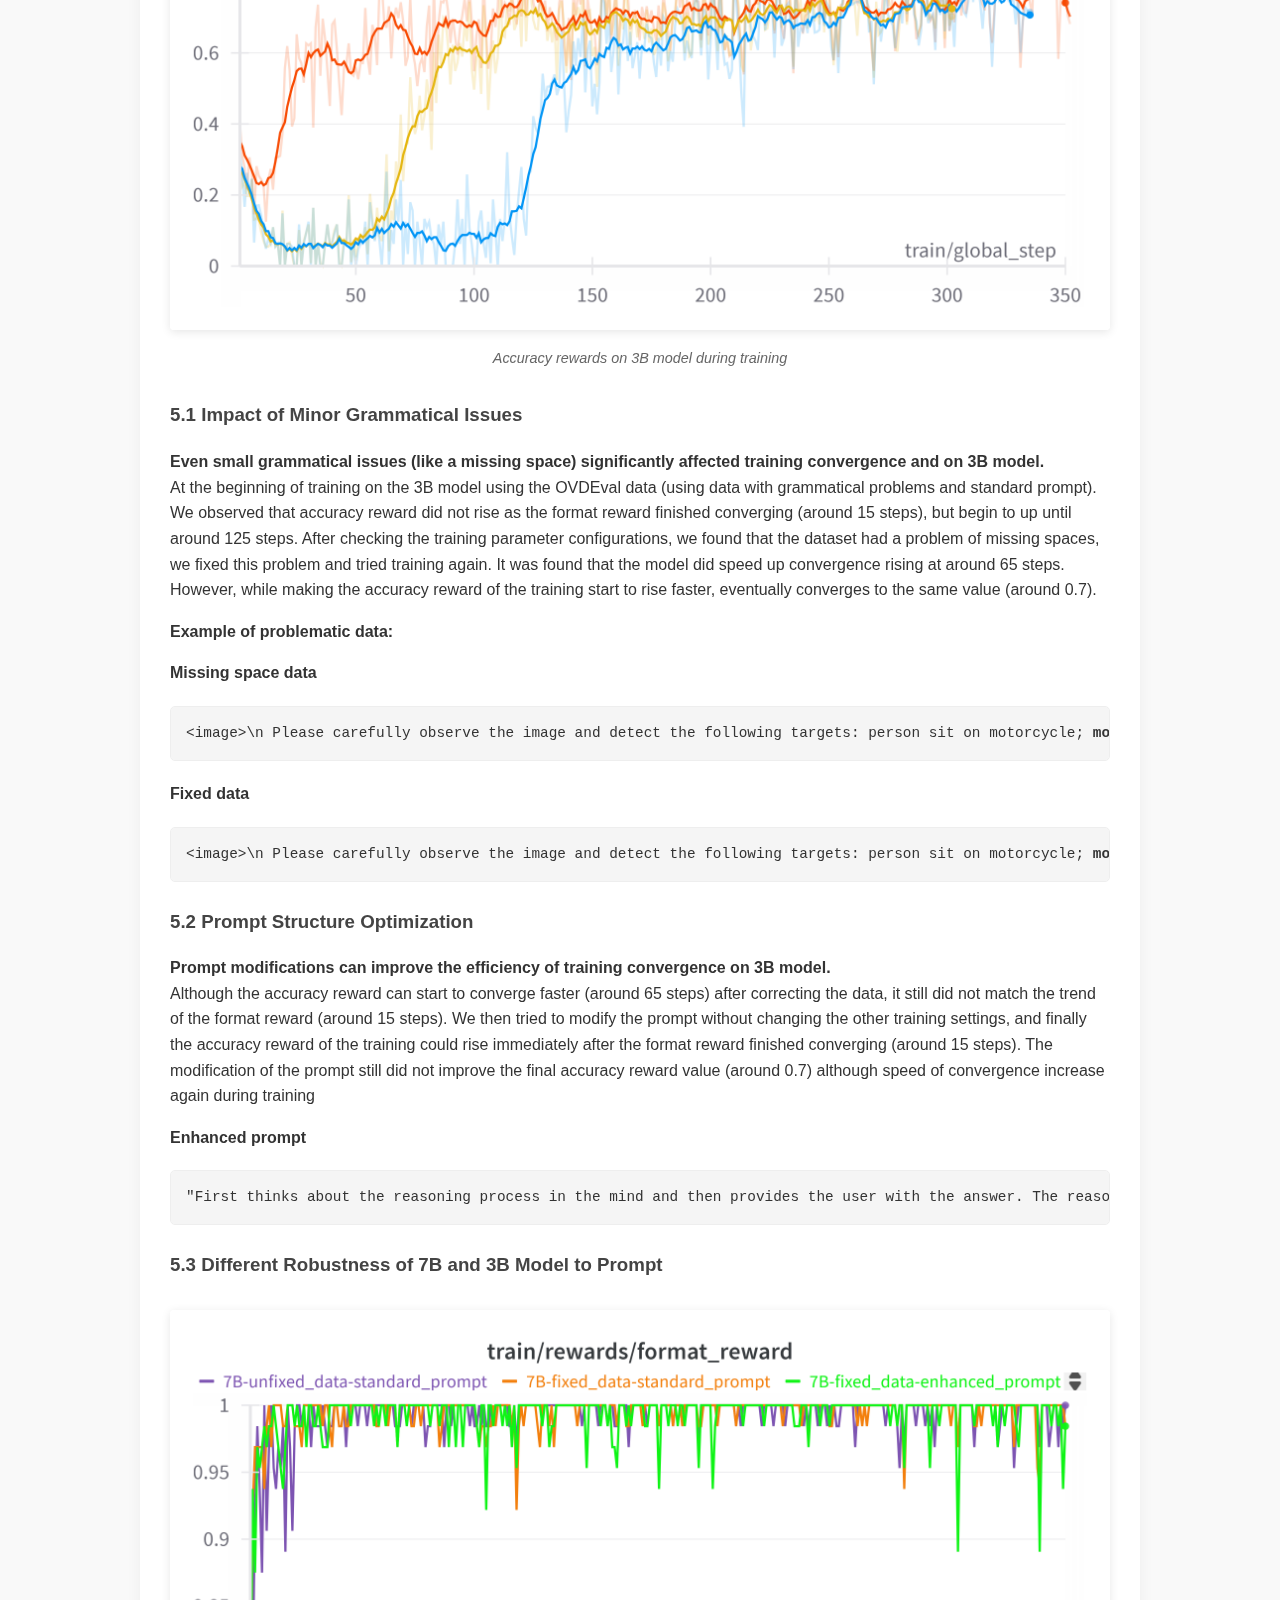
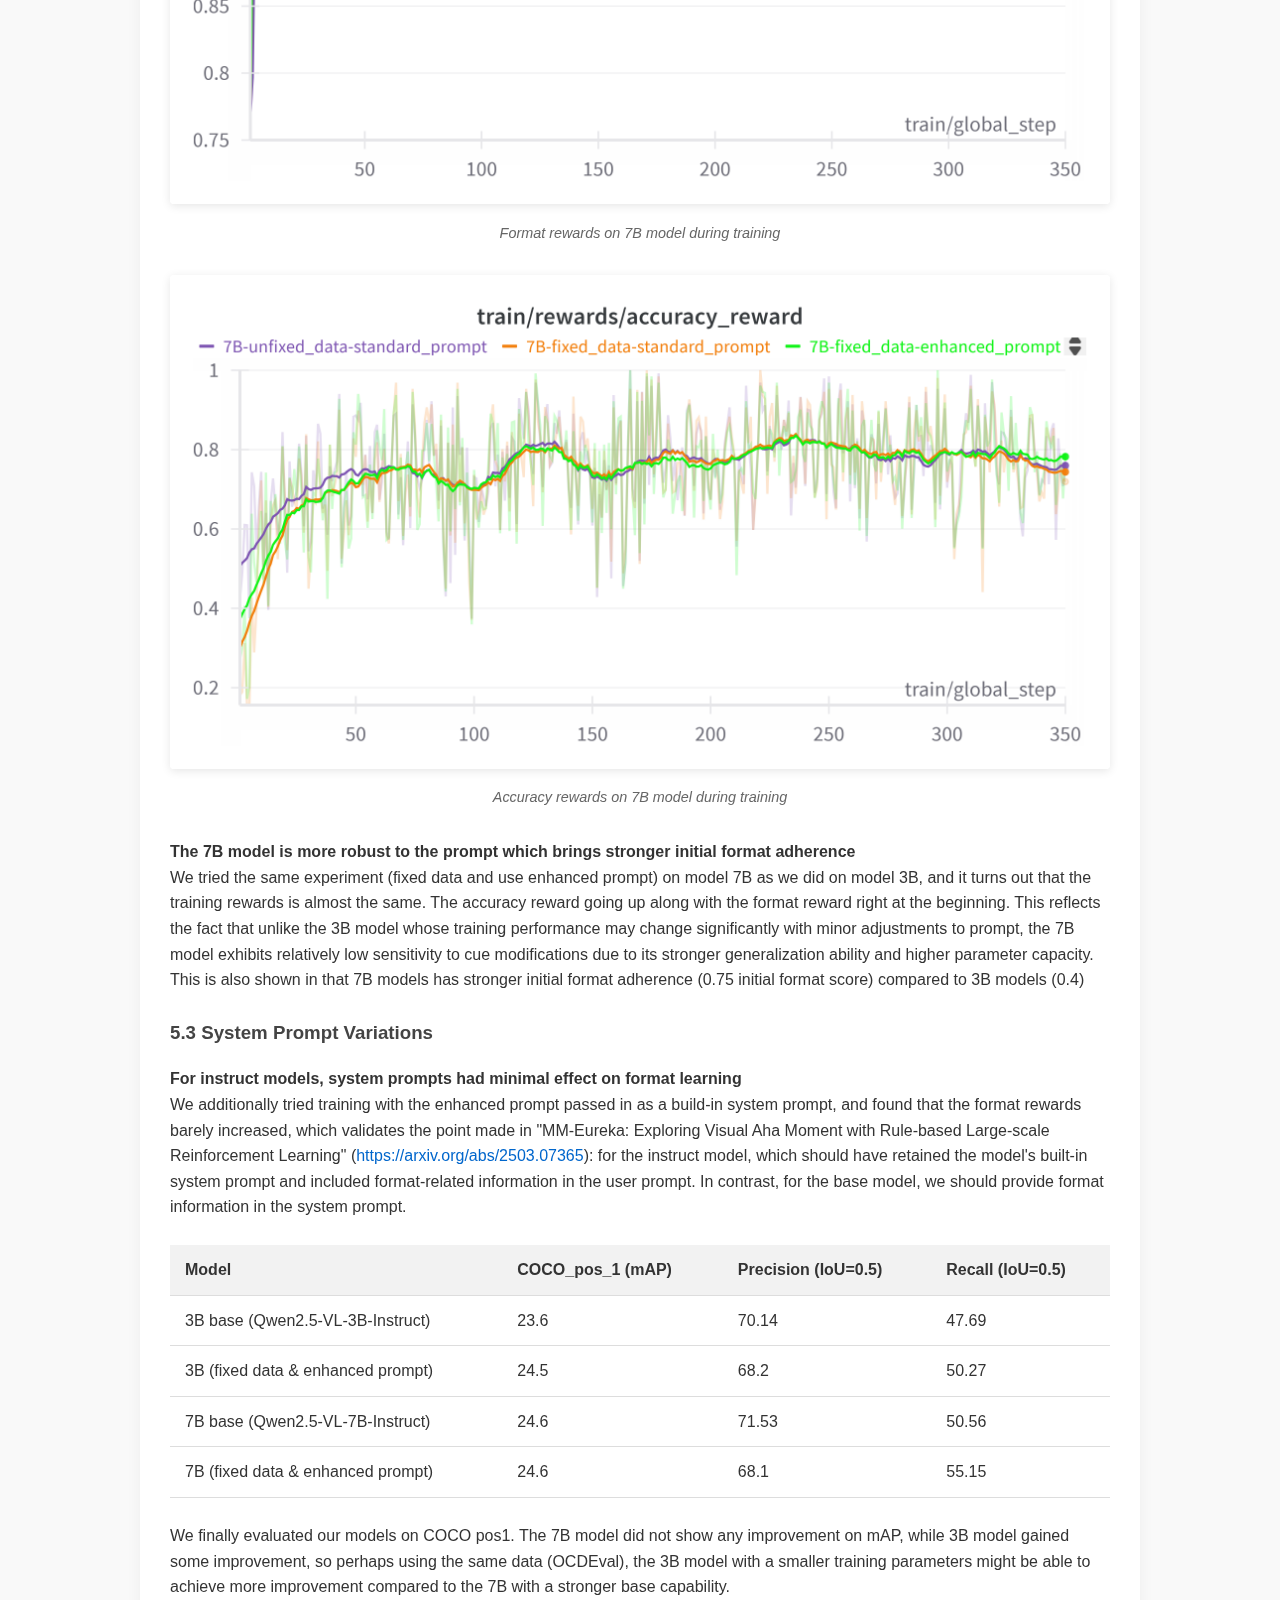
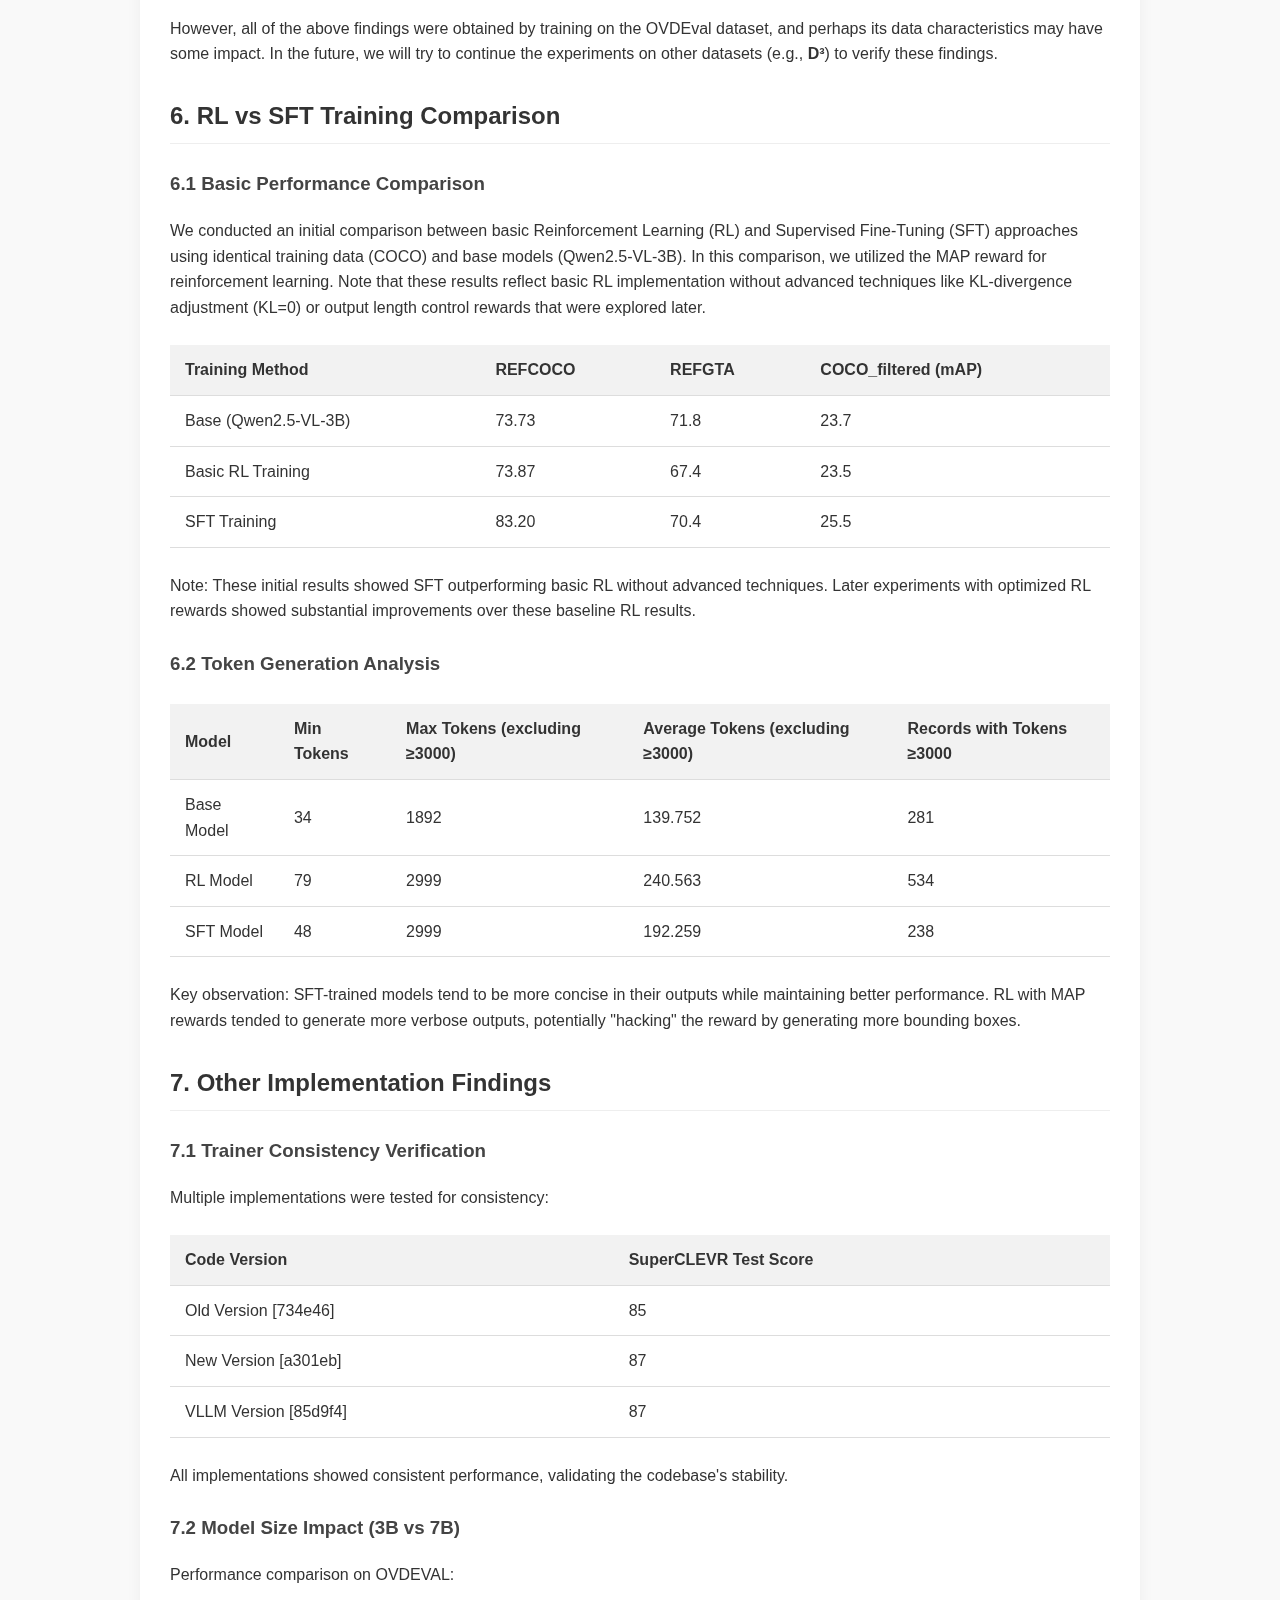
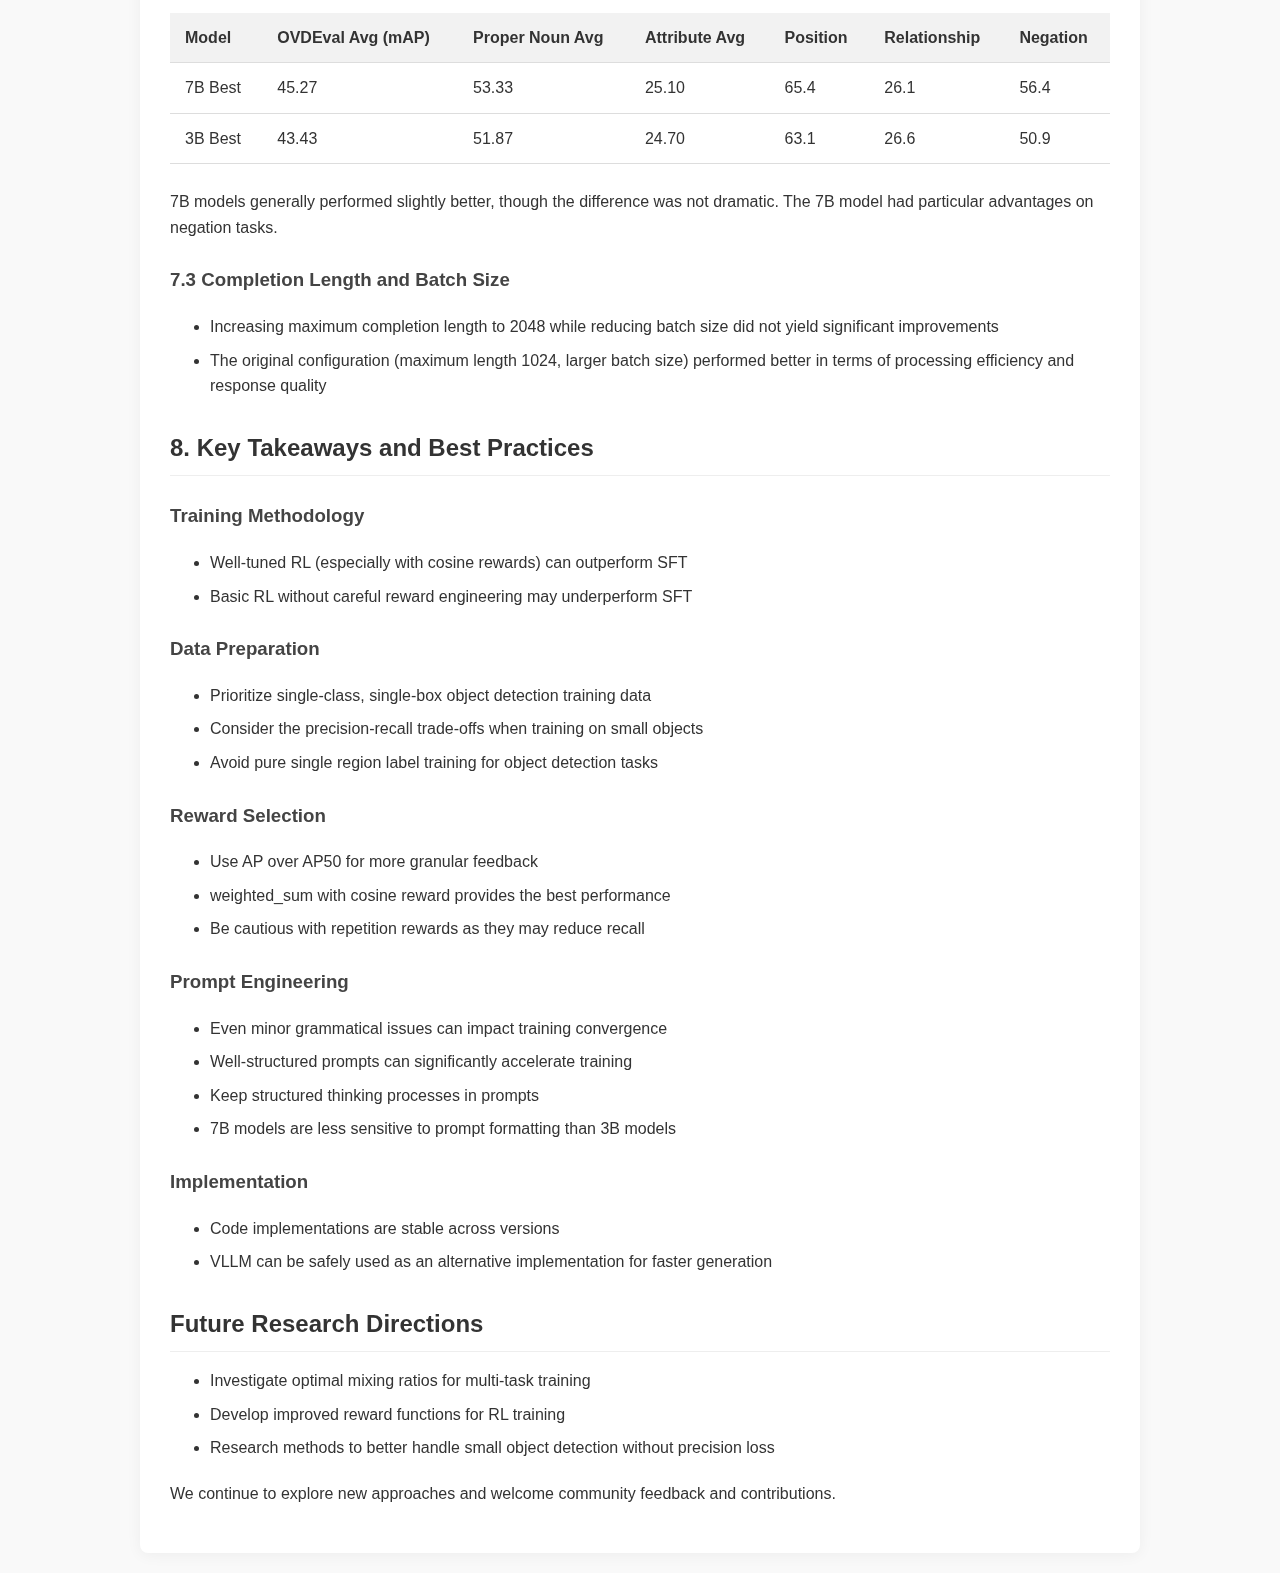
<file: 2025_03_24.html>
<!DOCTYPE html>
<html lang="en">
<head>
    <meta charset="UTF-8">
    <meta name="viewport" content="width=device-width, initial-scale=1.0">
    <title>Experimental Findings in Vision Language Model Training with VLM-R1</title>
    <link rel="stylesheet" href="css/blog-styles.css">
</head>
<body>
    <nav>
        <a href="index.html">Back to Blog Index</a>
    </nav>
    
    <header>
        <h1>Experimental Findings in Vision Language Model Training with VLM-R1</h1>
        <p><em>Published on March 24, 2025</em></p>
    </header>
    
    <main>
        <h2>TL;DR</h2>
        <p>This work presents comprehensive experimental findings on optimizing Vision Language Models (VLMs) for object detection through reinforcement learning, focusing on Qwen2.5-VL-3B and 7B models. Key findings include:</p>

        <ul>
            <li><strong>Reward Engineering Breakthroughs:</strong>
                <ul>
                    <li>Weighted sum with cosine reward achieved best performance (+1.8% mAP over baseline AP rewards)</li>
                    <li>Novel repetition penalty helped reduce redundant detections while maintaining high precision (77.08%)</li>
                </ul>
            </li>
            <li><strong>Model Size Impact:</strong>
                <ul>
                    <li>7B models showed stronger initial format adherence (0.75 vs 0.4 format score)</li>
                    <li>3B models demonstrated more potential for improvement through prompt engineering</li>
                </ul>
            </li>
            <li><strong>Training Data Insights:</strong>
                <ul>
                    <li>Pure Object Detection outperformed mixed approaches (+2.1% mAP over mixed training)</li>
                    <li>Small object specialized training improved precision (+16.37%) with minimal recall trade-off</li>
                </ul>
            </li>
        </ul>

        <p>The findings provide practical guidelines for VLM training optimization, particularly highlighting the importance of reward engineering and model-specific prompt strategies. Results demonstrate that careful tuning of these elements can significantly enhance object detection performance while maintaining model efficiency.</p>



        <h2>Introduction</h2>
        <p>This blog post summarizes our key findings and insights from extensive experimentation with Reinforcement Learning (RL) for object detection in Vision Language Models (VLMs), specifically focusing on Qwen2.5-VL-3B and 7B. Our experiments covered various aspects including training methodologies, data preparation strategies, reward functions, and prompt engineering.</p>

        <h2>1. Training Options Overview</h2>

        <h3>1.1 Training Datasets</h3>
        <ul>
            <li><strong>COCO Dataset</strong>: Standard object detection dataset with 80 categories</li>
            <li><strong>OVDEval Dataset</strong>: Object Vision Detection Evaluation dataset 
                <a href="https://github.com/om-ai-lab/OVDEval">https://github.com/om-ai-lab/OVDEval</a>
            </li>
            <li><strong>D³ Dataset</strong>: Diverse object detection dataset
                <a href="https://github.com/shikras/d-cube">https://github.com/shikras/d-cube</a>
            </li>
        </ul>

        <h3>1.2 Evaluation Datasets</h3>
        <ul>
            <li><strong>COCO_filtered (COCO_pos_1)</strong>: Categories with fewer than 10 annotation boxes</li>
            <li><strong>COCO_pos_2</strong>: Images where each category has only one bounding box</li>
            <li><strong>COCO_pos_3</strong>: Images where total box count across categories is under 10</li>
            <li><strong>REFCOCO</strong>: Reference expression comprehension benchmark (in-domain)</li>
            <li><strong>REFGTA</strong>: Reference expression comprehension benchmark (out-of-domain)</li>
            <li><strong>OVDEval</strong>: Test set for comprehensive object detection capabilities</li>
        </ul>

        <h3>1.3 RL Reward Options</h3>
        <ul>
            <li><strong>AP50</strong>: Average Precision at IoU threshold of 0.5</li>
            <li><strong>AP</strong>: Average Precision across multiple IoU thresholds</li>
            <li><strong>Weighted_sum</strong>: Combination of position accuracy and detection completeness</li>
            <li><strong>Cosine reward</strong>: Promotes response efficiency</li>
            <li><strong>Repetition reward</strong>: Penalizes repetitive patterns in outputs</li>
        </ul>

        <h3>1.4 Training Methods</h3>
        <ul>
            <li><strong>Supervised Fine-Tuning (SFT)</strong>: Direct learning from human annotations</li>
            <li><strong>Reinforcement Learning (RL)</strong>: Learning from reward signals</li>
            <li><strong>Baseline Models</strong>: Qwen2.5-VL-3B and Qwen2.5-VL-7B</li>
        </ul>

        <h3>1.5 Prompt Formats</h3>
        <ul>
            <li><strong>Standard prompt</strong>: "Output the thinking process in &lt;think&gt; &lt;/think&gt; and final answer in &lt;answer&gt; &lt;/answer&gt; tags."</li>
            <li><strong>Enhanced prompt</strong>: "First thinks about the reasoning process in the mind and then provides the user with the answer. The reasoning process and answer are enclosed within &lt;think&gt; &lt;/think&gt; and &lt;answer&gt; &lt;/answer&gt; tags, respectively, i.e., &lt;think&gt; reasoning process here &lt;/think&gt;&lt;answer&gt; answer here &lt;/answer&gt;"</li>
            <li><strong>System prompt variations</strong>: Alternative configurations for model instruction</li>
        </ul>

        <h2>2. Evaluation Datasets Options</h2>

        <h3>2.1 COCO Dataset Evaluation Modes</h3>
        <p><strong>COCO_filtered (COCO_pos_1) Dataset</strong><br>
        The COCO_filtered dataset is created from the COCO dataset's instances_val2017.json file. It filters out categories with more than 10 annotation boxes, ensuring that only categories with fewer boxes are included.</p>

        <p><strong>COCO_pos_2 Dataset</strong><br>
        The COCO_pos_2 dataset focuses on images where each category has only one bounding box.</p>

        <p><strong>COCO_pos_3 Dataset</strong><br>
        The COCO_pos_3 dataset is also derived from the COCO dataset's instances_val2017.json file. It ensures that the total number of boxes across all categories does not exceed 10.</p>

        <p>In the evaluation of the COCO dataset, we have 3 modes:</p>
        <ul>
            <li><strong>All mode</strong>: Includes all 80 categories in COCO</li>
            <li><strong>Positive mode</strong>: Includes only categories present in the current image</li>
            <li><strong>1bbox per category mode</strong>: Includes only one bounding box per category</li>
        </ul>

        <h3>2.2 OVD Dataset Evaluation Modes</h3>
        <ul>
            <li><strong>All mode</strong>: Combines both positive and negative prompts</li>
            <li><strong>Positive mode</strong>: Includes only categories present in the image</li>
        </ul>

        <h2>3. Training Dataset Findings</h2>

        <h3>3.1 Small Object Detection Trade-offs</h3>
        <p>When training with MAP reward on small objects (area < 0.5% of image) vs. regular single-box data:</p>

        <table>
            <thead>
                <tr>
                    <th>Training Data</th>
                    <th>COCO_filtered (mAP)</th>
                    <th>Precision (IoU=0.5)</th>
                    <th>Recall (IoU=0.5)</th>
                </tr>
            </thead>
            <tbody>
                <tr>
                    <td>Small objects only</td>
                    <td>22.3</td>
                    <td>71.39</td>
                    <td>43.36</td>
                </tr>
                <tr>
                    <td>Regular single-box</td>
                    <td>21.1</td>
                    <td>55.02</td>
                    <td>49.46</td>
                </tr>
            </tbody>
        </table>

        <p>Key findings:</p>
        <ul>
            <li>Small object training improves precision (+16.37 points)</li>
            <li>Slight decrease in recall (-6.1 points)</li>
            <li>Consider balanced datasets unless small object detection is a primary goal</li>
        </ul>

        <h3>3.2 Single Region Label Impact</h3>
        <p>The descriptions of Single Region Label and OD (Object Detection):</p>

        <p><strong>Single Region Label:</strong><br>
        The Pure Single Region method takes a different approach. Instead of detecting the object and its boundaries, it relies on a given coordinate and asks the model to classify which object from a list of predefined options is located within the provided coordinates. Essentially, this is akin to a multiple-choice question, where the model is given a location (a coordinate box) in the image and must choose the correct object category from a set of possible options. This method emphasizes classification based on specific coordinates, and matches the region to the appropriate object class.</p>

        <p><strong>OD (Object Detection):</strong><br>
        The OD approach focuses on detecting the position and boundaries of an object within an image. The model identifies the object and its location by drawing bounding boxes, and performance is measured using metrics like mAP and IoU. OD not only classifies the object but also determines its position in the image.</p>

        <p>Comparison of different training approaches:</p>

        <table>
            <thead>
                <tr>
                    <th>Training Approach</th>
                    <th>COCO_filtered (mAP)</th>
                    <th>Precision (IoU=0.5)</th>
                    <th>Recall (IoU=0.5)</th>
                </tr>
            </thead>
            <tbody>
                <tr>
                    <td>Pure Single Region</td>
                    <td>18.4</td>
                    <td>66.01</td>
                    <td>34.57</td>
                </tr>
                <tr>
                    <td>Mixed OD + Single Region</td>
                    <td>21.7</td>
                    <td>63.98</td>
                    <td>46.75</td>
                </tr>
                <tr>
                    <td>Pure OD (Single class)</td>
                    <td>23.8</td>
                    <td>65.58</td>
                    <td>48.92</td>
                </tr>
            </tbody>
        </table>

        <p>Key findings:</p>
        <ul>
            <li>Pure Object Detection (OD) outperforms mixed approaches</li>
            <li>Mixed datasets outperform pure single region training</li>
            <li>Including Single Region Label data may hinder object detection performance</li>
        </ul>

        <h2>4. RL Reward Function Optimization</h2>

        <h3>4.1 Comparison of Different Reward Functions</h3>

        <table>
            <thead>
                <tr>
                    <th>Training data</th>
                    <th>Reward method</th>
                    <th>COCO_pos_3 (mAP)</th>
                    <th>Precision (IoU=0.5)</th>
                    <th>Recall (IoU=0.5)</th>
                </tr>
            </thead>
            <tbody>
                <tr>
                    <td>OVDEval</td>
                    <td>AP50</td>
                    <td>27.1</td>
                    <td>70.17</td>
                    <td>58.05</td>
                </tr>
                <tr>
                    <td>OVDEval</td>
                    <td>AP</td>
                    <td>27.4</td>
                    <td>71.11</td>
                    <td>57.86</td>
                </tr>
                <tr>
                    <td>OVDEval</td>
                    <td>weighted_sum</td>
                    <td>27.5</td>
                    <td>71.32</td>
                    <td>57.72</td>
                </tr>
                <tr>
                    <td>OVDEval</td>
                    <td>weighted_sum, cosine reward</td>
                    <td>29.3</td>
                    <td>76.95</td>
                    <td>59.11</td>
                </tr>
                <tr>
                    <td>OVDEval</td>
                    <td>weighted_sum, cosine reward, repetition reward</td>
                    <td>28.8</td>
                    <td>77.08</td>
                    <td>57.98</td>
                </tr>
            </tbody>
        </table>

        <p><strong>1. AP or AP50 For Bounding Box:</strong></p>
        <p>In our experiments, we utilized ovdeval as the training dataset and COCO_pos_3 for validation. The average precision (AP) score improved from 27.1 to 27.4. This single comparison highlighted that AP consistently outperforms AP50. The rationale behind this is that AP50, with its binary thresholding, offers limited feedback, whereas AP provides a more granular, continuous spectrum of feedback. This continuous feedback mechanism enables the model to refine its bounding box predictions, leading to enhanced precision and overall model performance.</p>

        <p><strong>2. Reward rule design</strong></p>
        <p>During our exploration, we considered implementing a customized rule for the object detection task. The focus is primarily on two aspects: the spatial overlap between predicted and ground truth boxes, and the overall detection completeness. Spatial overlap is typically measured using the Intersection over Union (IoU), which is the ratio of the area of overlap to the area of union between two boxes. A higher IoU indicates that the predicted box is closer in spatial position to the ground truth box. In terms of detection completeness, it is important to consider both missed detections and false alarms. Missed detections refer to real targets that were not detected, while false alarms refer to non-target areas that were incorrectly detected. Completeness is assessed by calculating the miss rate and false alarm rate, with the completeness score computed as</p>

        <p><em>completeness = 1 - (miss rate + false alarm rate)/2</em></p>

        <p>This reflects the overall thoroughness of the detection. To form a comprehensive score, the function combines position accuracy and detection completeness through a weighted average. When matching predicted and ground truth boxes, a greedy matching strategy is employed, which involves iteratively selecting the pair of boxes with the highest IoU until no more satisfactory matches can be made. It is important to note that if the predicted label does not match the ground truth label, the IoU is set to 0, even if the IoU itself is high, affecting the final score. This multi-dimensional reward method, which is named as weighted_sum, provides a comprehensive metric to reflect the performance of object detection models. We implemented this reward metric into training and compared it to the AP reward. The results show that the weighted_sum reward can further boost the mAP score to 27.5.</p>

        <p><strong>3. Cosine reward and repetition reward</strong></p>
        <p>Inspired by the paper "Demystifying Long Chain-of-Thought Reasoning in LLMs" (<a href="https://arxiv.org/abs/2502.03373">https://arxiv.org/abs/2502.03373</a>), we implemented cosine and repetition rewards in our experiments. The cosine reward encourages a more efficient reasoning process by promoting shorter responses when a correct answer has already been reached. Conversely, for incorrect answers, the cosine reward incentivizes further exploration until the correct answer is found. This approach helps to converge the response length to a reasonable size while avoiding unnecessary reasoning.</p>

        <p>In addition, we implemented a repetition reward to penalize n-gram patterns, as we observed instances of repetition when generating responses. Given that our focus is on the Object Vision Detection (OVD) task, it is likely that multiple objects are present within a single image. Therefore, we parse the OVD output JSON and calculate the n-grams based on the elements contained within it.</p>

        <p>We found that the implementation of cosine and repetition rewards can converge to the same reasoning process during single training sessions. However, different training attempts may lead to the convergence of distinct reasoning patterns. Below, we present several interesting reasoning patterns observed during our experiments.</p>

        <pre><code>problem: 
 Please carefully observe the image and detect the following targets: plastic chair.Output each detected targets' bbox coordinates in JSON format. The format of the bbox coordinates is: ```json
[{"bbox_2d": [x1, y1, x2, y2], "label": "target name"}, {"bbox_2d": [x1, y1, x2, y2], "label": "target name"}]
```. If there are no such targets in the image, simply respond with None.
Content: &lt;think&gt;
4
&lt;/think&gt;
&lt;answer&gt;
```json
[
    {"bbox_2d": [38, 95, 113, 164], "label": "plastic chair"},
    {"bbox_2d": [130, 90, 177, 150], "label": "plastic chair"},
    {"bbox_2d": [174, 89, 222, 140], "label": "plastic chair"},
    {"bbox_2d": [222, 86, 258, 135], "label": "plastic chair"}
]
```
&lt;/answer&gt;</code></pre>

        <pre><code>problem: 
 Please carefully observe the image and detect the following targets: iron door.Output each detected targets' bbox coordinates in JSON format. The format of the bbox coordinates is: ```json
[{"bbox_2d": [x1, y1, x2, y2], "label": "target name"}, {"bbox_2d": [x1, y1, x2, y2], "label": "target name"}]
```. If there are no such targets in the image, simply respond with None.
Content: &lt;think&gt;
image.
&lt;/think&gt;
&lt;answer&gt;
```json
[
    {"bbox_2d": [97, 91, 406, 718], "label": "iron door"}
]
```
&lt;/answer&gt;</code></pre>

        <pre><code>problem: Please carefully check the image and detect the following objects: ['a fisherman standing on the shore with his body soaked in water', 'a street food truck without an umbrella', 'person covered with armor', 'woodpecker on the side of the trunk', 'unused microphone stand on stage']. Output the bbox coordinates of detected objects in &lt;answer&gt;&lt;/answer&gt;. The bbox coordinates in Markdown format should be: 
```json
[{"bbox_2d": [x1, y1, x2, y2], "label": "object name"}]
```
 If no targets are detected in the image, simply respond with "None".
Content: &lt;think&gt;
I carefully analyzed the image to locate specific objects.
&lt;/think&gt;
&lt;answer&gt;
```json
[{"bbox_2d": [294, 221, 542, 442], "label": "woodpecker on the side of the trunk"}]
```
&lt;/answer&gt;</code></pre>

        <p>When we introduce the cosine reward, we noticed a notable improvement in performance, with the mAP rising to 29.3. This increase is accompanied by a significant boost in precision, which reaches 76.95, and a slight improvement in recall to 59.11. Furthermore, when we add the repetition reward to the weighted sum and cosine reward combination, the mAP slightly decreases to 28.8. While the precision remains high at 77.08, the Recall drops to 57.98. This suggests that while the repetition reward may help in reducing redundancy in predictions, it could also lead to a trade-off where the model becomes overly conservative, potentially missing out on capturing some relevant instances. The overall results indicate that the addition of cosine rewards significantly enhances the model's performance, particularly in terms of precision.</p>

        <h2>5. Prompt Engineering Findings</h2>

        <p>We have made a series of experiments on the 3B model with OVDEval with the following discoveries.</p>

        <div class="image-container">
            <img src="images/3b-format.png" alt="3B Format Results">
            <p><em>Format rewards on 3B model during training</em></p>
        </div>

        <div class="image-container">
            <img src="images/3b-accurancy.png" alt="3B Accuracy Results">
            <p><em>Accuracy rewards on 3B model during training</em></p>
        </div>

        <h3>5.1 Impact of Minor Grammatical Issues</h3>
        <p><strong>Even small grammatical issues (like a missing space) significantly affected training convergence and on 3B model.</strong><br>
        At the beginning of training on the 3B model using the OVDEval data (using data with grammatical problems and standard prompt). We observed that accuracy reward did not rise as the format reward finished converging (around 15 steps), but begin to up until around 125 steps. After checking the training parameter configurations, we found that the dataset had a problem of missing spaces, we fixed this problem and tried training again. It was found that the model did speed up convergence rising at around 65 steps. However, while making the accuracy reward of the training start to rise faster, eventually converges to the same value (around 0.7).</p>
        
        <p><strong>Example of problematic data:</strong></p>

        <div class="code-container">
            <p><strong>Missing space data</strong></p>
            <pre><code>&lt;image&gt;\n Please carefully observe the image and detect the following targets: person sit on motorcycle; <strong>motorcycle is sat on by person.Output each</strong> detected targets' bbox coordinates in JSON format. The format of the bbox coordinates is: \`\`\`json\n\[{\"bbox\_2d\": \[x1, y1, x2, y2\], \"label\": \"target name\"}, {\"bbox\_2d\": \[x1, y1, x2, y2\], \"label\": \"target name\"}\]\n\`\`\`. If there are no such targets in the image, simply respond with None.</code></pre>
        </div>

        <div class="code-container">
            <p><strong>Fixed data</strong></p>
            <pre><code>&lt;image&gt;\n Please carefully observe the image and detect the following targets: person sit on motorcycle; <strong>motorcycle is sat on by person. Output each</strong> detected targets' bbox coordinates in JSON format. The format of the bbox coordinates is: \`\`\`json\n\[{\"bbox\_2d\": \[x1, y1, x2, y2\], \"label\": \"target name\"}, {\"bbox\_2d\": \[x1, y1, x2, y2\], \"label\": \"target name\"}\]\n\`\`\`. If there are no such targets in the image, simply respond with None.</code></pre>
        </div>

        <h3>5.2 Prompt Structure Optimization</h3>
        <p><strong>Prompt modifications can improve the efficiency of training convergence on 3B model.</strong><br>
        Although the accuracy reward can start to converge faster (around 65 steps) after correcting the data, it still did not match the trend of the format reward (around 15 steps). We then tried to modify the prompt without changing the other training settings, and finally the accuracy reward of the training could rise immediately after the format reward finished converging (around 15 steps). The modification of the prompt still did not improve the final accuracy reward value (around 0.7) although speed of convergence increase again during training</p>

        <div class="code-container">
            <p><strong>Enhanced prompt</strong></p>
            <pre><code>"First thinks about the reasoning process in the mind and then provides the user with the answer. The reasoning process and answer are enclosed within &lt;think&gt; &lt;/think&gt; and &lt;answer&gt; &lt;/answer&gt; tags, respectively, i.e., &lt;think&gt; reasoning process here &lt;/think&gt;&lt;answer&gt; answer here &lt;/answer&gt;"</code></pre>
        </div>

        <h3>5.3 Different Robustness of 7B and 3B Model to Prompt</h3>
        <div class="image-container">
            <img src="images/7b-format.png" alt="7B Format Results">
            <p><em>Format rewards on 7B model during training</em></p>
        </div>

        <div class="image-container">
            <img src="images/7b-acc.png" alt="7B Accuracy Results">
            <p><em>Accuracy rewards on 7B model during training</em></p>
        </div>

        <p><strong>The 7B model is more robust to the prompt which brings stronger initial format adherence</strong><br>
        We tried the same experiment (fixed data and use enhanced prompt) on model 7B as we did on model 3B, and it turns out that the training rewards is almost the same. The accuracy reward going up along with the format reward right at the beginning. This reflects the fact that unlike the 3B model whose training performance may change significantly with minor adjustments to prompt, the 7B model exhibits relatively low sensitivity to cue modifications due to its stronger generalization ability and higher parameter capacity. This is also shown in that 7B models has stronger initial format adherence (0.75 initial format score) compared to 3B models (0.4)</p>

        <h3>5.3 System Prompt Variations</h3>
        <p><strong>For instruct models, system prompts had minimal effect on format learning</strong><br>
        We additionally tried training with the enhanced prompt passed in as a build-in system prompt, and found that the format rewards barely increased, which validates the point made in "MM-Eureka: Exploring Visual Aha Moment with Rule-based Large-scale Reinforcement Learning" (<a href="https://arxiv.org/abs/2503.07365">https://arxiv.org/abs/2503.07365</a>): for the instruct model, which should have retained the model's built-in system prompt and included format-related information in the user prompt. In contrast, for the base model, we should provide format information in the system prompt.</p>

        <table>
            <thead>
                <tr>
                    <th>Model</th>
                    <th>COCO_pos_1 (mAP)</th>
                    <th>Precision (IoU=0.5)</th>
                    <th>Recall (IoU=0.5)</th>
                </tr>
            </thead>
            <tbody>
                <tr>
                    <td>3B base (Qwen2.5-VL-3B-Instruct)</td>
                    <td>23.6</td>
                    <td>70.14</td>
                    <td>47.69</td>
                </tr>
                <tr>
                    <td>3B (fixed data & enhanced prompt)</td>
                    <td>24.5</td>
                    <td>68.2</td>
                    <td>50.27</td>
                </tr>
                <tr>
                    <td>7B base (Qwen2.5-VL-7B-Instruct)</td>
                    <td>24.6</td>
                    <td>71.53</td>
                    <td>50.56</td>
                </tr>
                <tr>
                    <td>7B (fixed data & enhanced prompt)</td>
                    <td>24.6</td>
                    <td>68.1</td>
                    <td>55.15</td>
                </tr>
            </tbody>
        </table>

        <p>We finally evaluated our models on COCO pos1. The 7B model did not show any improvement on mAP, while 3B model gained some improvement, so perhaps using the same data (OCDEval), the 3B model with a smaller training parameters might be able to achieve more improvement compared to the 7B with a stronger base capability.</p>

        <p>However, all of the above findings were obtained by training on the OVDEval dataset, and perhaps its data characteristics may have some impact. In the future, we will try to continue the experiments on other datasets (e.g., <strong>D³</strong>) to verify these findings.</p>

        <h2>6. RL vs SFT Training Comparison</h2>

        <h3>6.1 Basic Performance Comparison</h3>
        <p>We conducted an initial comparison between basic Reinforcement Learning (RL) and Supervised Fine-Tuning (SFT) approaches using identical training data (COCO) and base models (Qwen2.5-VL-3B). In this comparison, we utilized the MAP reward for reinforcement learning. Note that these results reflect basic RL implementation without advanced techniques like KL-divergence adjustment (KL=0) or output length control rewards that were explored later.</p>

        <table>
            <thead>
                <tr>
                    <th>Training Method</th>
                    <th>REFCOCO</th>
                    <th>REFGTA</th>
                    <th>COCO_filtered (mAP)</th>
                </tr>
            </thead>
            <tbody>
                <tr>
                    <td>Base (Qwen2.5-VL-3B)</td>
                    <td>73.73</td>
                    <td>71.8</td>
                    <td>23.7</td>
                </tr>
                <tr>
                    <td>Basic RL Training</td>
                    <td>73.87</td>
                    <td>67.4</td>
                    <td>23.5</td>
                </tr>
                <tr>
                    <td>SFT Training</td>
                    <td>83.20</td>
                    <td>70.4</td>
                    <td>25.5</td>
                </tr>
            </tbody>
        </table>

        <p>Note: These initial results showed SFT outperforming basic RL without advanced techniques. Later experiments with optimized RL rewards showed substantial improvements over these baseline RL results.</p>

        <h3>6.2 Token Generation Analysis</h3>
        <table>
            <thead>
                <tr>
                    <th>Model</th>
                    <th>Min Tokens</th>
                    <th>Max Tokens (excluding ≥3000)</th>
                    <th>Average Tokens (excluding ≥3000)</th>
                    <th>Records with Tokens ≥3000</th>
                </tr>
            </thead>
            <tbody>
                <tr>
                    <td>Base Model</td>
                    <td>34</td>
                    <td>1892</td>
                    <td>139.752</td>
                    <td>281</td>
                </tr>
                <tr>
                    <td>RL Model</td>
                    <td>79</td>
                    <td>2999</td>
                    <td>240.563</td>
                    <td>534</td>
                </tr>
                <tr>
                    <td>SFT Model</td>
                    <td>48</td>
                    <td>2999</td>
                    <td>192.259</td>
                    <td>238</td>
                </tr>
            </tbody>
        </table>

        <p>Key observation: SFT-trained models tend to be more concise in their outputs while maintaining better performance. RL with MAP rewards tended to generate more verbose outputs, potentially "hacking" the reward by generating more bounding boxes.</p>

        <h2>7. Other Implementation Findings</h2>

        <h3>7.1 Trainer Consistency Verification</h3>
        <p>Multiple implementations were tested for consistency:</p>

        <table>
            <thead>
                <tr>
                    <th>Code Version</th>
                    <th>SuperCLEVR Test Score</th>
                </tr>
            </thead>
            <tbody>
                <tr>
                    <td>Old Version [734e46]</td>
                    <td>85</td>
                </tr>
                <tr>
                    <td>New Version [a301eb]</td>
                    <td>87</td>
                </tr>
                <tr>
                    <td>VLLM Version [85d9f4]</td>
                    <td>87</td>
                </tr>
            </tbody>
        </table>

        <p>All implementations showed consistent performance, validating the codebase's stability.</p>

        <h3>7.2 Model Size Impact (3B vs 7B)</h3>
        <p>Performance comparison on OVDEVAL:</p>

        <table>
            <thead>
                <tr>
                    <th>Model</th>
                    <th>OVDEval Avg (mAP)</th>
                    <th>Proper Noun Avg</th>
                    <th>Attribute Avg</th>
                    <th>Position</th>
                    <th>Relationship</th>
                    <th>Negation</th>
                </tr>
            </thead>
            <tbody>
                <tr>
                    <td>7B Best</td>
                    <td>45.27</td>
                    <td>53.33</td>
                    <td>25.10</td>
                    <td>65.4</td>
                    <td>26.1</td>
                    <td>56.4</td>
                </tr>
                <tr>
                    <td>3B Best</td>
                    <td>43.43</td>
                    <td>51.87</td>
                    <td>24.70</td>
                    <td>63.1</td>
                    <td>26.6</td>
                    <td>50.9</td>
                </tr>
            </tbody>
        </table>

        <p>7B models generally performed slightly better, though the difference was not dramatic. The 7B model had particular advantages on negation tasks.</p>

        <h3>7.3 Completion Length and Batch Size</h3>
        <ul>
            <li>Increasing maximum completion length to 2048 while reducing batch size did not yield significant improvements</li>
            <li>The original configuration (maximum length 1024, larger batch size) performed better in terms of processing efficiency and response quality</li>
        </ul>

        <h2>8. Key Takeaways and Best Practices</h2>

        <h3>Training Methodology</h3>
        <ul>
            <li>Well-tuned RL (especially with cosine rewards) can outperform SFT</li>
            <li>Basic RL without careful reward engineering may underperform SFT</li>
        </ul>

        <h3>Data Preparation</h3>
        <ul>
            <li>Prioritize single-class, single-box object detection training data</li>
            <li>Consider the precision-recall trade-offs when training on small objects</li>
            <li>Avoid pure single region label training for object detection tasks</li>
        </ul>

        <h3>Reward Selection</h3>
        <ul>
            <li>Use AP over AP50 for more granular feedback</li>
            <li>weighted_sum with cosine reward provides the best performance</li>
            <li>Be cautious with repetition rewards as they may reduce recall</li>
        </ul>

        <h3>Prompt Engineering</h3>
        <ul>
            <li>Even minor grammatical issues can impact training convergence</li>
            <li>Well-structured prompts can significantly accelerate training</li>
            <li>Keep structured thinking processes in prompts</li>
            <li>7B models are less sensitive to prompt formatting than 3B models</li>
        </ul>

        <h3>Implementation</h3>
        <ul>
            <li>Code implementations are stable across versions</li>
            <li>VLLM can be safely used as an alternative implementation for faster generation</li>
        </ul>


        <h2> Future Research Directions </h2>
        <ul>
            <li>Investigate optimal mixing ratios for multi-task training</li>
            <li>Develop improved reward functions for RL training</li>
            <li>Research methods to better handle small object detection without precision loss</li>
        </ul>
        <p>We continue to explore new approaches and welcome community feedback and contributions.</p>
</file>
<file: css/index-styles.css>
body {
    font-family: 'Inter', -apple-system, BlinkMacSystemFont, 'Segoe UI', Roboto, sans-serif;
    line-height: 1.6;
    color: #2d3748;
    background-color: #f8f9fa;
    max-width: 1200px;
    margin: 0 auto;
    padding: 0 1.5rem;
    text-rendering: optimizeLegibility;
    -webkit-font-smoothing: antialiased;
    -moz-osx-font-smoothing: grayscale;
  }
  
  .container {
    max-width: 900px;
    margin: 2rem auto;
    padding: 2rem;
    background-color: white;
    border-radius: 8px;
    box-shadow: 0 2px 10px rgba(0, 0, 0, 0.05);
  }
  
  h1, h2, h3, h4, h5, h6 {
    color: #1a202c;
    margin-top: 2rem;
    margin-bottom: 1rem;
    font-weight: 600;
    line-height: 1.3;
  }
  
  h1 {
    font-size: 2.5rem;
  }
  
  h2 {
    font-size: 2rem;
  }
  
  h3 {
    font-size: 1.75rem;
  }
  
  a {
    color: #4a90e2;
    text-decoration: none;
    transition: color 0.2s ease;
    outline: none;
  }
  
  a:hover, a:focus {
    color: #357abd;
    text-decoration: underline;
  }
  
  @media (max-width: 768px) {
    body {
      padding: 0 1rem;
    }
    
    .container {
      padding: 1.5rem;
      margin: 1rem auto;
    }
  }
  
  @media (prefers-color-scheme: dark) {
    body {
      background-color: #1a202c;
      color: #e2e8f0;
    }
    
    .container {
      background-color: #2d3748;
      box-shadow: 0 2px 10px rgba(0, 0, 0, 0.2);
    }
    
    h1, h2, h3, h4, h5, h6 {
      color: #f7fafc;
    }
    
    a {
      color: #63b3ed;
    }
    
    a:hover, a:focus {
      color: #90cdf4;
    }
  }
</file>
<file: css/blog-styles.css>
/* General styles */
body {
    font-family: 'Segoe UI', Tahoma, Geneva, Verdana, sans-serif;
    line-height: 1.6;
    color: #333;
    max-width: 1000px;
    margin: 0 auto;
    padding: 20px;
    background-color: #f9f9f9;
}

/* Navigation */
nav {
    margin-bottom: 30px;
}

nav a {
    text-decoration: none;
    color: #0066cc;
    font-weight: bold;
}

nav a:hover {
    text-decoration: underline;
}

/* Header */
header {
    margin-bottom: 40px;
    border-bottom: 1px solid #eaeaea;
    padding-bottom: 20px;
}

header h1 {
    font-size: 2.5em;
    margin-bottom: 10px;
    color: #222;
}

header p {
    font-size: 1em;
    color: #666;
}

/* Main content */
main {
    background-color: white;
    padding: 30px;
    border-radius: 8px;
    box-shadow: 0 2px 15px rgba(0, 0, 0, 0.05);
}

h2 {
    margin-top: 30px;
    margin-bottom: 15px;
    padding-bottom: 8px;
    border-bottom: 1px solid #eee;
    color: #333;
}

h3 {
    margin-top: 25px;
    color: #444;
}

/* Images */
.image-container {
    margin: 30px 0;
    text-align: center;
}

.image-container img {
    max-width: 100%;
    border-radius: 4px;
    box-shadow: 0 2px 10px rgba(0, 0, 0, 0.1);
}

.image-container p {
    margin-top: 10px;
    font-size: 0.9em;
    color: #666;
}

/* Lists */
ul, ol {
    margin-bottom: 20px;
}

li {
    margin-bottom: 8px;
}

/* Tables */
table {
    width: 100%;
    border-collapse: collapse;
    margin: 25px 0;
}

th, td {
    padding: 12px 15px;
    text-align: left;
    border-bottom: 1px solid #ddd;
}

th {
    background-color: #f2f2f2;
    font-weight: bold;
}

tr:hover {
    background-color: #f5f5f5;
}

/* Code blocks */
pre {
    background-color: #f5f5f5;
    padding: 15px;
    border-radius: 5px;
    overflow-x: auto;
    margin: 20px 0;
    border: 1px solid #eee;
}

code {
    font-family: 'Courier New', Courier, monospace;
    font-size: 0.9em;
}

/* Links */
a {
    color: #0066cc;
    text-decoration: none;
}

a:hover {
    text-decoration: underline;
}

/* Responsive adjustments */
@media (max-width: 768px) {
    body {
        padding: 15px;
    }
    
    main {
        padding: 20px;
    }
    
    table {
        display: block;
        overflow-x: auto;
    }
}

.blog-post {
    margin-bottom: 3rem;
    padding-bottom: 2rem;
    border-bottom: 1px solid #e2e8f0;
    transition: transform 0.2s ease;
  }
  
  .blog-post:hover {
    transform: translateY(-2px);
  }
  
  .blog-title {
    font-size: 2rem;
    color: #2d3748;
    margin-bottom: 1rem;
    line-height: 1.2;
  }
  
  .blog-title a {
    color: inherit;
    text-decoration: none;
  }
  
  .blog-title a:hover {
    color: #4a90e2;
    text-decoration: none;
  }
  
  .blog-meta {
    font-size: 0.9rem;
    color: #718096;
    margin-bottom: 1.5rem;
    display: flex;
    flex-wrap: wrap;
    gap: 0.5rem;
  }
  
  .blog-content {
    font-size: 1.1rem;
    line-height: 1.8;
  }
  
  .blog-content p {
    margin-bottom: 1.5rem;
  }
  
  .blog-content img {
    max-width: 100%;
    height: auto;
    border-radius: 4px;
    margin: 2rem 0;
    display: block;
    box-shadow: 0 2px 8px rgba(0, 0, 0, 0.1);
  }
  
  .blog-content figure {
    margin: 2rem 0;
  }
  
  .blog-content figcaption {
    text-align: center;
    font-size: 0.9rem;
    color: #718096;
    margin-top: 0.5rem;
  }
  
  blockquote {
    border-left: 4px solid #4a90e2;
    margin: 1.5rem 0;
    padding: 0.5rem 0 0.5rem 1rem;
    color: #4a5568;
    font-style: italic;
    background-color: rgba(74, 144, 226, 0.05);
    border-radius: 0 4px 4px 0;
  }
  
  .blog-content ul, .blog-content ol {
    margin: 1.5rem 0 1.5rem 1.5rem;
  }
  
  .blog-content li {
    margin-bottom: 0.5rem;
  }
  
  .blog-content table {
    width: 100%;
    border-collapse: collapse;
    margin: 1.5rem 0;
  }
  
  .blog-content th, .blog-content td {
    padding: 0.75rem;
    border: 1px solid #e2e8f0;
  }
  
  .blog-content th {
    background-color: #f8fafc;
    font-weight: 600;
  }
  
  /* Responsive design */
  @media (max-width: 768px) {
    .container {
      padding: 1rem;
    }
    
    .blog-title {
      font-size: 1.75rem;
    }
    
    .blog-content {
      font-size: 1rem;
    }

    .blog-content img {
      margin: 1.5rem 0;
    }

    blockquote {
      margin: 1rem 0;
    }
  }
  
  /* Add dark mode support */
  @media (prefers-color-scheme: dark) {
    .blog-post {
      border-bottom-color: #4a5568;
    }
    
    .blog-title {
      color: #f7fafc;
    }
    
    .blog-meta {
      color: #a0aec0;
    }
    
    code {
      background-color: #2d3748;
    }
    
    pre {
      background-color: #2d3748;
      border-color: #4a5568;
    }
    
    blockquote {
      color: #cbd5e0;
      background-color: rgba(74, 144, 226, 0.1);
    }

    .blog-content th, .blog-content td {
      border-color: #4a5568;
    }

    .blog-content th {
      background-color: #2d3748;
    }
  }
</file>
